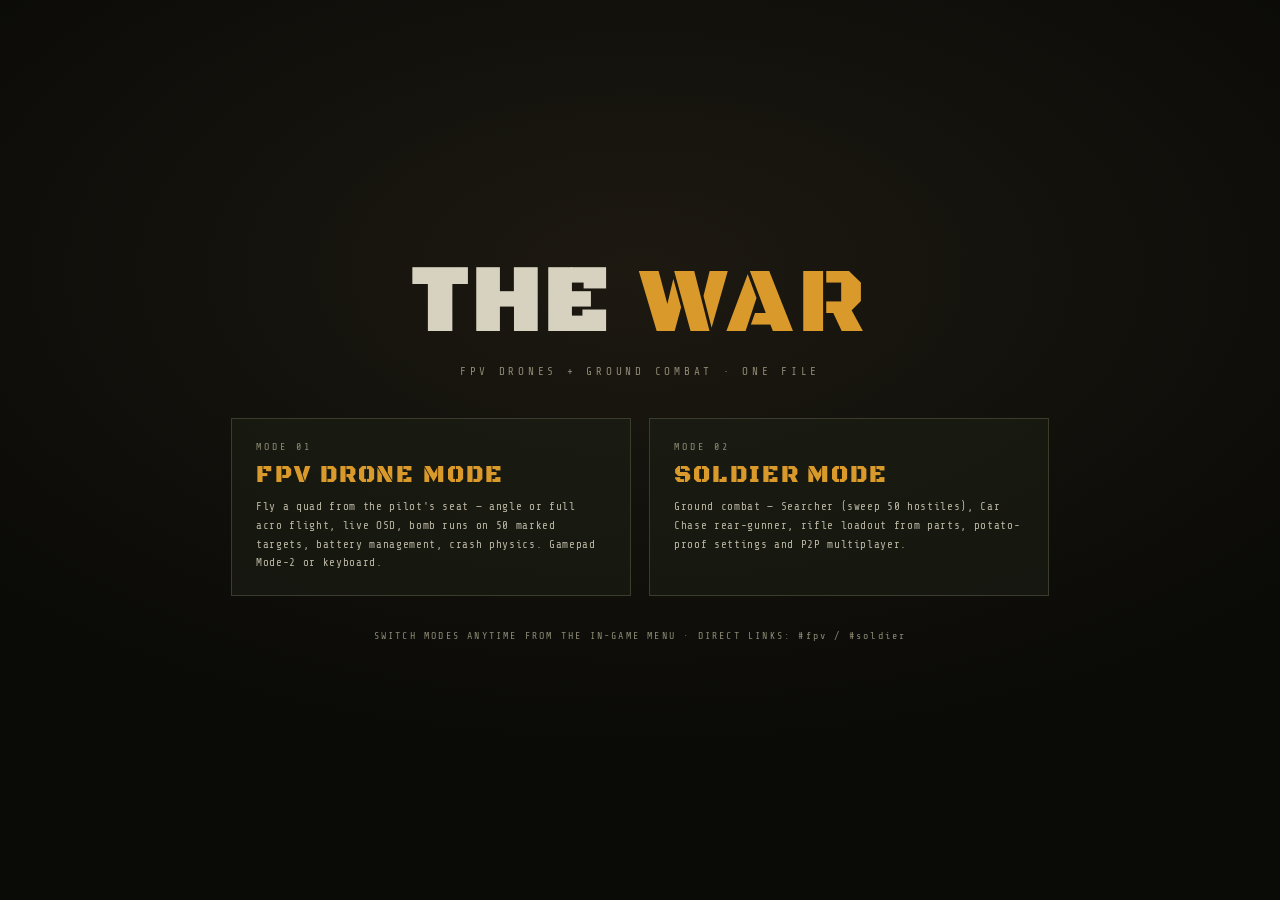
<file: index.htm>
<!DOCTYPE html>
<html lang="en">
<head>
<meta charset="UTF-8">
<meta name="viewport" content="width=device-width, initial-scale=1.0, viewport-fit=cover">
<title>THE WAR — FPV & GROUND COMBAT</title>
<meta name="theme-color" content="#14150f">
<link rel="preconnect" href="https://fonts.googleapis.com">
<link rel="preconnect" href="https://fonts.gstatic.com" crossorigin>
<link href="https://fonts.googleapis.com/css2?family=Black+Ops+One&family=Share+Tech+Mono&display=swap" rel="stylesheet" media="print" onload="this.media='all'">
<style>
*{margin:0;padding:0;box-sizing:border-box}
:root{
  --bg:#14150f; --panel:#1c1e15; --panel2:#22241a; --line:#3a3d2b;
  --ink:#d6d2bf; --dim:#8b8873; --amber:#d99a2b; --red:#b23c2e; --olive:#6b7042;
  --mono:'Share Tech Mono',monospace; --stencil:'Black Ops One',sans-serif;
}
html,body{height:100%;overflow:hidden;background:var(--bg);color:var(--ink);font-family:var(--mono)}
button{font-family:var(--mono);cursor:pointer}
#gl{position:fixed;inset:0;width:100%;height:100%;display:block}
.screen{position:fixed;inset:0;z-index:20;display:flex;flex-direction:column}
.hidden{display:none!important}
.overlay{background:rgba(15,16,10,.86)}
/* ---------- boot ---------- */
#boot{background:#101109;align-items:center;justify-content:center;z-index:60}
.bootbox{text-align:center}
.bootbox h1{font-family:var(--stencil);font-size:64px;letter-spacing:.06em;color:var(--ink)}
.bootbox h1 b{color:var(--amber);font-weight:400}
.bootbar{width:280px;height:3px;background:#2a2c1f;margin:26px auto 14px}
.bootbar i{display:block;height:100%;width:5%;background:var(--amber);transition:width .3s}
.bootbox p{font-size:11px;letter-spacing:.3em;color:var(--dim)}
/* ---------- mode gate ---------- */
#gate{position:fixed;inset:0;z-index:300;display:flex;align-items:center;justify-content:center;
  background:radial-gradient(ellipse 90% 70% at 50% 30%, rgba(30,26,18,.94) 0%, rgba(10,10,7,.99) 75%),#0d0e09}
.gate-box{text-align:center;max-width:900px;padding:20px}
.gate-box h1{font-family:var(--stencil);font-size:clamp(48px,9vw,92px);letter-spacing:.05em;line-height:1;color:var(--ink)}
.gate-box h1 b{color:var(--amber);font-weight:400}
.gate-sub{font-size:11px;letter-spacing:.34em;color:var(--dim);margin:14px 0 40px}
.gate-cards{display:flex;gap:18px;justify-content:center;flex-wrap:wrap}
.gate-cards button{flex:1;min-width:280px;max-width:400px;background:rgba(28,30,21,.6);border:1px solid var(--line);
  color:var(--ink);text-align:left;padding:22px 24px;display:flex;flex-direction:column;gap:8px;
  transition:border-color .15s,background .15s}
.gate-cards button:hover{border-color:var(--amber);background:rgba(217,154,43,.07)}
.g-idx{font-size:10px;letter-spacing:.3em;color:var(--dim)}
.g-name{font-family:var(--stencil);font-size:24px;letter-spacing:.08em;color:var(--amber)}
.g-desc{font-size:11px;line-height:1.7;color:#b9b5a2;letter-spacing:.06em}
.gate-note{margin-top:34px;font-size:10px;letter-spacing:.22em;color:var(--dim)}
/* ---------- main menu ---------- */
#main{justify-content:space-between}
.masthead{padding:40px 56px 0}
.masthead h1{font-family:var(--stencil);font-size:clamp(44px,7vw,80px);letter-spacing:.05em;line-height:1}
.masthead h1 b{color:var(--amber);font-weight:400}
.mastmeta{font-size:11px;letter-spacing:.28em;color:var(--dim);margin-top:10px;padding-bottom:18px;border-bottom:1px solid var(--line)}
.mastmeta em{font-style:normal;color:var(--amber)}
.menucols{flex:1;display:flex;gap:48px;padding:26px 56px;min-height:0}
.modenav{display:flex;flex-direction:column;gap:4px;width:400px}
.modenav button{text-align:left;background:none;border:none;border-left:3px solid transparent;
  padding:13px 18px;color:var(--ink);font-size:19px;letter-spacing:.14em;transition:all .15s}
.modenav button .idx{color:var(--dim);font-size:11px;width:30px;display:inline-block}
.modenav button em{display:block;font-style:normal;font-size:11px;letter-spacing:.2em;color:var(--dim);margin-top:4px}
.modenav button:hover{border-left-color:var(--amber);background:rgba(214,210,191,.05);padding-left:26px}
.briefing{flex:1;max-width:470px;border:1px solid var(--line);background:var(--panel);padding:26px 30px;display:flex;flex-direction:column}
.briefhead{font-size:10px;letter-spacing:.3em;color:var(--dim)}
.briefing h2{font-family:var(--stencil);font-size:26px;letter-spacing:.08em;margin:10px 0 0}
.briefing .rule{width:44px;height:3px;background:var(--amber);margin:12px 0 16px}
.briefing p{font-size:13px;line-height:1.75;color:#b9b5a2}
.ctrltable{margin-top:auto;border-top:1px solid var(--line);padding-top:14px;display:grid;grid-template-columns:1fr 1fr;gap:6px 18px;font-size:11px;color:var(--dim);letter-spacing:.08em}
.ctrltable span{color:var(--ink);background:rgba(255,255,255,.05);border:1px solid var(--line);padding:1px 6px;margin-right:8px}
.statusstrip{display:flex;gap:32px;padding:14px 56px;border-top:1px solid var(--line);font-size:11px;letter-spacing:.16em;color:var(--dim);flex-wrap:wrap}
.statusstrip .on{color:var(--amber)}
.subhead{display:flex;align-items:center;gap:22px;padding:34px 56px 20px;border-bottom:1px solid var(--line)}
.subhead h1{font-family:var(--stencil);font-size:34px;letter-spacing:.08em}
.backbtn{background:none;border:1px solid var(--line);color:var(--dim);font-size:12px;letter-spacing:.2em;padding:9px 16px}
.backbtn:hover{border-color:var(--amber);color:var(--amber)}
.subbody{flex:1;padding:30px 56px;overflow:auto}
/* ---------- loadout ---------- */
.loadcols{display:flex;gap:44px;max-width:1000px}
.partscol{flex:1.25}
.partrow{margin-bottom:22px}
.partrow h3{font-size:11px;letter-spacing:.28em;color:var(--dim);margin-bottom:9px}
.segb{display:flex;flex-wrap:wrap;gap:6px}
.segb button{background:none;border:1px solid var(--line);color:var(--ink);font-size:12px;letter-spacing:.12em;padding:7px 13px}
.segb button small{display:block;color:var(--dim);font-size:10px;margin-top:3px;letter-spacing:.04em}
.segb button.on{border-color:var(--amber);color:var(--amber);background:rgba(217,154,43,.07)}
.statcol{flex:1;border:1px solid var(--line);background:var(--panel);padding:24px 26px;align-self:flex-start}
.statcol h3{font-size:11px;letter-spacing:.28em;color:var(--amber);margin-bottom:18px}
.statbar{margin-bottom:14px}
.statbar span{display:flex;justify-content:space-between;font-size:10px;letter-spacing:.18em;color:var(--dim)}
.statbar span b{color:var(--ink);font-weight:400}
.statbar .tr{height:4px;background:#2a2c1f;margin-top:5px}
.statbar .tr i{display:block;height:100%;background:var(--olive)}
/* ---------- settings ---------- */
.setgrid{display:grid;grid-template-columns:repeat(auto-fit,minmax(320px,1fr));gap:40px;max-width:1100px}
.setgroup h3{font-size:11px;letter-spacing:.3em;color:var(--amber);border-bottom:1px solid var(--line);padding-bottom:9px;margin-bottom:14px}
.field{display:block;margin:13px 0}
.field>span{display:flex;justify-content:space-between;font-size:11px;letter-spacing:.16em;color:var(--dim)}
.field>span b{color:var(--amber);font-weight:400}
.field input[type=range]{width:100%;accent-color:var(--amber);margin-top:6px}
.check{display:flex;align-items:center;gap:10px;margin:13px 0;font-size:11px;letter-spacing:.16em;color:var(--dim);cursor:pointer}
.check input{accent-color:var(--amber);width:15px;height:15px}
.textin{background:#0e0f0a;border:1px solid var(--line);color:var(--ink);font-family:var(--mono);font-size:13px;letter-spacing:.14em;padding:9px 12px;width:100%}
.textin:focus{outline:none;border-color:var(--amber)}
#stickviz{border:1px solid var(--line);background:#0e0f0a;display:block;margin-top:8px}
#customtag{font-size:10px;letter-spacing:.24em;color:var(--red);margin-left:12px}
/* ---------- multiplayer ---------- */
.mpcols{display:flex;gap:44px;max-width:1000px}
.mpcol{flex:1}
.mpcol h3{font-size:11px;letter-spacing:.28em;color:var(--dim);margin-bottom:12px}
.btn{background:none;border:1px solid var(--amber);color:var(--amber);font-size:13px;letter-spacing:.22em;padding:11px 22px}
.btn:hover{background:var(--amber);color:#14150f}
.btn.sec{border-color:var(--line);color:var(--ink)}
.btn.sec:hover{background:rgba(214,210,191,.08);color:var(--ink)}
#mp-code{font-size:22px;letter-spacing:.5em;text-transform:uppercase;text-align:center;margin-top:10px}
#mp-note{font-size:11px;color:var(--dim);letter-spacing:.08em;line-height:1.7;margin-top:16px;max-width:360px}
#lobby{border:1px solid var(--line);background:var(--panel);padding:22px 26px;flex:1}
#lobby h3{font-size:11px;letter-spacing:.28em;color:var(--amber);margin-bottom:6px}
#mp-roomcode{font-family:var(--stencil);font-size:38px;color:var(--amber);letter-spacing:.2em;margin:6px 0 14px}
#mp-roster{font-size:13px;letter-spacing:.12em}
#mp-roster div{padding:6px 0;border-bottom:1px solid #26281c;color:var(--ink)}
#mp-roster div i{font-style:normal;color:var(--dim);font-size:10px;letter-spacing:.2em;float:right}
#mp-status{font-size:11px;color:var(--dim);letter-spacing:.14em;margin-top:12px;min-height:16px}
#mp-mode{margin:16px 0}
/* ---------- pause / end ---------- */
.centercol{flex:1;display:flex;flex-direction:column;align-items:center;justify-content:center;gap:14px}
.centercol h1{font-family:var(--stencil);font-size:46px;letter-spacing:.1em}
.centercol .sub{font-size:12px;letter-spacing:.3em;color:var(--amber)}
.btnrow{display:flex;gap:14px;margin-top:20px}
#endstats{margin-top:22px;min-width:340px}
#endstats div{display:flex;justify-content:space-between;font-size:13px;letter-spacing:.14em;padding:8px 2px;border-bottom:1px solid #26281c}
#endstats div span:last-child{color:var(--amber)}
/* ---------- soldier HUD ---------- */
#hud{position:fixed;inset:0;z-index:10;pointer-events:none;font-family:var(--mono);color:#e6e2cf}
#compass{position:absolute;top:14px;left:50%;transform:translateX(-50%)}
#objective{position:absolute;top:62px;left:50%;transform:translateX(-50%);font-size:13px;letter-spacing:.28em;color:var(--amber)}
#radar{position:absolute;top:14px;right:18px;border:1px solid rgba(230,226,207,.28);border-radius:50%}
#killfeed{position:absolute;top:18px;left:18px;font-size:11px;letter-spacing:.1em;color:#cfcbb8}
#killfeed div{margin:3px 0;transition:opacity 1s}
#crosshair{position:absolute;left:50%;top:50%;--gap:10px}
#crosshair i{position:absolute;background:#e6e2cf;box-shadow:0 0 2px rgba(0,0,0,.7)}
#crosshair .t{width:2px;height:9px;left:-1px;top:calc(-1 * var(--gap) - 9px)}
#crosshair .b{width:2px;height:9px;left:-1px;top:var(--gap)}
#crosshair .l{width:9px;height:2px;top:-1px;left:calc(-1 * var(--gap) - 9px)}
#crosshair .r{width:9px;height:2px;top:-1px;left:var(--gap)}
#crosshair .c{width:2px;height:2px;left:-1px;top:-1px}
#hitmarker{position:absolute;left:50%;top:50%;opacity:0;transition:opacity .2s}
#hitmarker i{position:absolute;width:2px;height:8px;background:#e6e2cf}
#hitmarker i:nth-child(1){transform:translate(-8px,-12px) rotate(-45deg)}
#hitmarker i:nth-child(2){transform:translate(6px,-12px) rotate(45deg)}
#hitmarker i:nth-child(3){transform:translate(-8px,4px) rotate(45deg)}
#hitmarker i:nth-child(4){transform:translate(6px,4px) rotate(-45deg)}
#hitmarker.show{opacity:1;transition:none}
#hitmarker.kill i{background:var(--red)}
#hpbox{position:absolute;left:22px;bottom:22px}
#hpbox .lab{font-size:10px;letter-spacing:.3em;color:var(--dim)}
#hpbar{width:190px;height:5px;border:1px solid rgba(230,226,207,.35);margin-top:5px}
#hpbar i{display:block;height:100%;width:100%;background:#cfccb9}
#hpbar.low i{background:var(--red)}
#hpnum{font-size:13px;letter-spacing:.14em;margin-top:4px;color:#cfccb9}
#ammobox{position:absolute;right:22px;bottom:22px;text-align:right}
#ammobox .lab{font-size:10px;letter-spacing:.3em;color:var(--dim)}
#ammomag{font-size:38px;letter-spacing:.06em;line-height:1.1}
#ammores{font-size:14px;color:var(--dim);letter-spacing:.14em}
#reloadhint{font-size:11px;letter-spacing:.3em;color:var(--amber);visibility:hidden;animation:blink 1s steps(2) infinite}
#heatwrap{position:absolute;right:22px;bottom:22px;text-align:right}
#heatwrap .lab{font-size:10px;letter-spacing:.3em;color:var(--dim)}
#heatbar{width:190px;height:6px;border:1px solid rgba(230,226,207,.35);margin:5px 0 4px}
#heatbar i{display:block;height:100%;width:0;background:var(--amber)}
#chasemeta{position:absolute;left:22px;bottom:22px;font-size:12px;letter-spacing:.2em;color:#cfccb9;line-height:1.9}
#vign{position:absolute;inset:0;box-shadow:inset 0 0 140px 40px rgba(160,30,18,.85);opacity:0}
#banner{position:absolute;top:24%;width:100%;text-align:center;opacity:0;transition:opacity .5s}
#banner .bt{font-family:var(--stencil);font-size:34px;letter-spacing:.3em;color:var(--ink)}
#banner .bs{font-size:12px;letter-spacing:.34em;color:var(--amber);margin-top:8px}
#toasts{position:absolute;bottom:88px;width:100%;display:flex;flex-direction:column;align-items:center;gap:6px}
#toasts div{background:rgba(20,21,15,.9);border:1px solid var(--line);padding:8px 18px;font-size:12px;letter-spacing:.14em;transition:opacity .6s}
#prompt{position:absolute;top:58%;width:100%;text-align:center;font-size:13px;letter-spacing:.34em;color:var(--amber);animation:blink 1.4s steps(2) infinite;pointer-events:none}
#downoverlay{position:absolute;top:40%;width:100%;text-align:center;font-family:var(--stencil);font-size:26px;letter-spacing:.2em;color:var(--red)}
#nettag{position:absolute;bottom:22px;left:50%;transform:translateX(-50%);font-size:10px;letter-spacing:.24em;color:var(--dim)}
#scopeovl{position:absolute;left:50%;top:50%;width:64vmin;height:64vmin;transform:translate(-50%,-50%);border-radius:50%;box-shadow:0 0 0 200vmax rgba(8,8,6,.96);display:none}
#scopeovl::before,#scopeovl::after{content:'';position:absolute;background:rgba(230,226,207,.55)}
#scopeovl::before{left:50%;top:6%;bottom:6%;width:1px}
#scopeovl::after{top:50%;left:6%;right:6%;height:1px}
@keyframes blink{50%{opacity:.25}}
/* ---------- FPV MODE ---------- */
#fpvwrap{position:fixed;inset:0;z-index:40;display:none;background:#14150f}
#fpvwrap.on{display:block}
#fpvgl,#fpvosd{position:absolute;inset:0;width:100%;height:100%}
#fpvosd{pointer-events:none}
.fpv-ov{position:absolute;inset:0;display:none;align-items:center;justify-content:center;background:rgba(15,16,10,.85)}
.fpv-ov.on{display:flex}
.fpv-box{background:#1c1e15;border:1px solid #3a3d2b;padding:30px 38px;min-width:320px;max-width:460px;font-family:'Share Tech Mono',monospace;color:#d6d2bf;text-align:center}
.fpv-box h2{font-size:22px;letter-spacing:.25em;color:#d9a52b;margin-bottom:18px}
.fpv-sub{font-size:11px;letter-spacing:.2em;color:#8b8873;margin:-10px 0 16px}
.fpv-col{display:flex;flex-direction:column;gap:10px;margin-top:8px}
.fpv-btn{background:none;border:1px solid #d9a52b;color:#d9a52b;font-family:inherit;font-size:13px;letter-spacing:.2em;padding:10px 18px;cursor:pointer}
.fpv-btn:hover{background:#d9a52b;color:#14150f}
.fpv-btn.sec{border-color:#3a3d2b;color:#d6d2bf}
.fpv-btn.sec:hover{background:rgba(214,210,191,.1);color:#d6d2bf}
.fpv-row{display:flex;justify-content:space-between;align-items:center;gap:14px;margin:12px 0;font-size:11px;letter-spacing:.15em;color:#8b8873}
.fpv-row input[type=range]{accent-color:#d9a52b;width:150px}
.fpv-row b{color:#d9a52b}
.fpv-row label{cursor:pointer;display:flex;gap:8px;align-items:center}
.fpv-row input[type=checkbox]{accent-color:#d9a52b}
.fpv-seg{display:flex;gap:6px}
.fpv-seg button{background:none;border:1px solid #3a3d2b;color:#d6d2bf;font-family:inherit;font-size:11px;letter-spacing:.1em;padding:5px 10px;cursor:pointer}
.fpv-seg button.on{border-color:#d9a52b;color:#d9a52b}
.fpv-hint{margin-top:16px;font-size:9px;letter-spacing:.14em;color:#8b8873;line-height:1.9}
#fpv-stats{text-align:left;margin:6px 0 14px}
#fpv-stats div{display:flex;justify-content:space-between;font-size:12px;letter-spacing:.12em;padding:6px 2px;border-bottom:1px solid #26281c}
#fpv-stats div span:last-child{color:#d9a52b}
</style>
</head>
<body>
<canvas id="gl"></canvas>
<noscript><div style="position:fixed;inset:0;background:#101109;color:#d99a2b;display:flex;align-items:center;justify-content:center;font-family:monospace;letter-spacing:.2em">ENABLE JAVASCRIPT TO RUN THE WAR</div></noscript>

<!-- ============ BOOT ============ -->
<div id="boot" class="screen">
  <div class="bootbox">
    <h1>THE <b>WAR</b></h1>
    <div class="bootbar"><i id="bootfill"></i></div>
    <p id="bootmsg">INITIALIZING COMBAT SYSTEMS</p>
  </div>
</div>

<!-- ============ MODE GATE ============ -->
<div id="gate">
  <div class="gate-box">
    <h1>THE <b>WAR</b></h1>
    <div class="gate-sub">FPV DRONES + GROUND COMBAT · ONE FILE</div>
    <div class="gate-cards">
      <button id="gateFpv">
        <span class="g-idx">MODE 01</span>
        <span class="g-name">FPV DRONE MODE</span>
        <span class="g-desc">Fly a quad from the pilot's seat — angle or full acro flight, live OSD, bomb runs on 50 marked targets, battery management, crash physics. Gamepad Mode-2 or keyboard.</span>
      </button>
      <button id="gateSoldier">
        <span class="g-idx">MODE 02</span>
        <span class="g-name">SOLDIER MODE</span>
        <span class="g-desc">Ground combat — Searcher (sweep 50 hostiles), Car Chase rear-gunner, rifle loadout from parts, potato-proof settings and P2P multiplayer.</span>
      </button>
    </div>
    <div class="gate-note">SWITCH MODES ANYTIME FROM THE IN-GAME MENU · DIRECT LINKS: #fpv / #soldier</div>
  </div>
</div>

<!-- watchdog: never a silent hang -->
<script>
setTimeout(function(){
  if(!window.__THEWAR_LOADED__){
    var g=document.getElementById('gate');
    if(g){
      g.innerHTML='<div style="color:#b23c2e;font-family:monospace;letter-spacing:.15em;font-size:14px;text-align:center">SCRIPT FAILED TO LOAD — PRESS F12 FOR DETAILS</div>';
    }else{
      var m=document.getElementById('bootmsg');
      if(m){m.textContent='STILL LOADING — SLOW OR BLOCKED CDN, TRYING MIRRORS…';m.style.color='#d99a2b'}
    }
  }
},15000);
</script>

<script type="module">
window.__THEWAR_LOADED__=true;
/* ============ SHARED CORE ============ */
const $=s=>document.querySelector(s), $$=s=>[...document.querySelectorAll(s)];
const clamp=(v,a,b)=>v<a?a:v>b?b:v, lerp=(a,b,t)=>a+(b-a)*t;
const D2R=Math.PI/180;
function mulberry32(a){return function(){a|=0;a=a+0x6D2B79F5|0;let t=Math.imul(a^a>>>15,1|a);t=t+Math.imul(t^t>>>7,61|t)^t;return((t^t>>>14)>>>0)/4294967296}}
function genCode(){const c='ABCDEFGHJKMNPQRSTUVWXYZ23456789';let s='';for(let i=0;i<4;i++)s+=c[Math.random()*c.length|0];return s}
function bootStep(pct,msg){const f=$('#bootfill'),m=$('#bootmsg');if(f)f.style.width=pct+'%';if(msg&&m)m.textContent=msg}
function bootFail(msg){
  if(window.__THEWAR_STATE__)return;
  window.__THEWAR_STATE__='fail';
  const g=document.getElementById('gate');if(g)g.remove();
  bootStep(100,'');
  const f=$('#bootfill');if(f)f.style.background='#b23c2e';
  const m=$('#bootmsg');
  if(m){m.textContent=msg;m.style.color='#b23c2e';m.style.letterSpacing='.12em'}
  const host=document.querySelector('.bootbox')||document.body;
  const b=document.createElement('button');
  b.className='btn';b.textContent='RETRY';b.style.marginTop='20px';
  b.onclick=()=>location.reload();
  host.appendChild(b);
}
addEventListener('error',e=>{if(!window.__THEWAR_STATE__)bootFail('ERROR: '+(e.message||'unknown'))});
addEventListener('unhandledrejection',e=>{if(!window.__THEWAR_STATE__)bootFail('ERROR: '+((e.reason&&e.reason.message)||'rejected promise'))});
function withTimeout(p,ms,label){
  return Promise.race([p,new Promise((_,rej)=>setTimeout(()=>rej(new Error('timeout '+label)),ms))]);
}
/* shared three.js loader — mirror chain, cached, works offline with a local three.module.js */
let THREE=null,threeLoading=null;
const THREE_URLS=[
  './three.module.js',
  'https://cdn.jsdelivr.net/npm/three@0.160.1/build/three.module.js',
  'https://unpkg.com/three@0.160.1/build/three.module.js',
  'https://esm.sh/three@0.160.1',
  'https://cdn.skypack.dev/three@0.160.1'
];
function loadThree(onStep){
  if(threeLoading)return threeLoading;
  threeLoading=(async()=>{
    for(let i=0;i<THREE_URLS.length;i++){
      const url=THREE_URLS[i];
      let host=url;try{host=new URL(url,location.href).hostname}catch(e){}
      if(onStep)onStep(8+i*14,'LOADING 3D ENGINE · '+host.toUpperCase());
      try{
        const mod=await withTimeout(import(url),9000,host);
        if(mod&&mod.WebGLRenderer&&mod.Scene&&mod.PCFShadowMap){THREE=mod;return mod}
        console.warn('[THE WAR] bad module from',host);
      }catch(e){console.warn('[THE WAR] CDN failed:',host,e.message||e)}
    }
    return null;
  })();
  return threeLoading;
}

/* ============ MODE GATE ============ */
let picked=false;
const gate=$('#gate');
function pickFPV(){if(picked)return;picked=true;if(gate)gate.remove();startFPV().catch(e=>{console.error(e);bootFail('FPV START ERROR: '+((e&&e.message)||e))})}
function pickSoldier(){if(picked)return;picked=true;if(gate)gate.remove();startSoldier().catch(e=>{console.error(e);bootFail('STARTUP ERROR: '+((e&&e.message)||e))})}
 $('#gateFpv').addEventListener('click',pickFPV);
 $('#gateSoldier').addEventListener('click',pickSoldier);
if(location.hash==='#fpv'){history.replaceState(null,'',location.pathname+location.search);pickFPV()}
else if(location.hash==='#soldier'){history.replaceState(null,'',location.pathname+location.search);pickSoldier()}

/* =========================================================
   MODE 01 — FPV DRONE
   ========================================================= */
async function startFPV(){
  bootStep(6,'STARTING FPV SYSTEMS');
  /* shared settings (soldier settings feed stick tuning + potato quality) */
  let TW={};try{TW=JSON.parse(localStorage.getItem('thewar2')||'{}')}catch(e){}
  const P={mode:'angle',rates:'mid',tilt:25,invertYaw:false};
  try{Object.assign(P,JSON.parse(localStorage.getItem('thewar-fpv')||'{}'))}catch(e){}
  const saveP=()=>{try{localStorage.setItem('thewar-fpv',JSON.stringify(P))}catch(e){}};
  const RATES={low:{p:160,r:160,y:120},mid:{p:260,r:260,y:180},high:{p:420,r:420,y:260}};
  const MAXANG=.56;
  const mapAxis=v=>{
    const dz=(TW.deadzone??12)/100,rg=(TW.stickRange??100)/100,a=Math.abs(v);
    if(a<=dz)return 0;
    let e=clamp((a-dz)/(rg-dz),0,1);e=Math.pow(e,(TW.response??150)/100);
    return Math.sign(v)*e;
  };
  /* ---------- audio ---------- */
  let AC=null,MG=null,osc1,osc2,mGain,windGain,noiseBuf;
  function ensureAudio(){
    if(AC)return;
    try{
      AC=new (window.AudioContext||window.webkitAudioContext)();
      MG=AC.createGain();MG.gain.value=.8;MG.connect(AC.destination);
      noiseBuf=AC.createBuffer(1,AC.sampleRate,AC.sampleRate);
      const d=noiseBuf.getChannelData(0);for(let i=0;i<d.length;i++)d[i]=Math.random()*2-1;
      osc1=AC.createOscillator();osc1.type='sawtooth';
      osc2=AC.createOscillator();osc2.type='sawtooth';osc2.detune.value=9;
      mGain=AC.createGain();mGain.gain.value=0;
      osc1.connect(mGain);osc2.connect(mGain);mGain.connect(MG);osc1.start();osc2.start();
      const ws=AC.createBufferSource();ws.buffer=noiseBuf;ws.loop=true;
      const wf=AC.createBiquadFilter();wf.type='lowpass';wf.frequency.value=500;
      windGain=AC.createGain();windGain.gain.value=0;
      ws.connect(wf);wf.connect(windGain);windGain.connect(MG);ws.start();
    }catch(e){AC=null}
  }
  function boomSnd(){if(!AC)return;const s=AC.createBufferSource();s.buffer=noiseBuf;
    const f=AC.createBiquadFilter();f.type='lowpass';f.frequency.value=300;
    const g=AC.createGain();g.gain.setValueAtTime(.7,AC.currentTime);
    g.gain.exponentialRampToValueAtTime(.001,AC.currentTime+.9);
    s.connect(f);f.connect(g);g.connect(MG);s.start();s.stop(AC.currentTime+1)}
  function whistleSnd(){if(!AC)return;const o=AC.createOscillator(),g=AC.createGain();
    o.type='sine';o.frequency.setValueAtTime(1300,AC.currentTime);
    o.frequency.exponentialRampToValueAtTime(320,AC.currentTime+.8);
    g.gain.setValueAtTime(.1,AC.currentTime);g.gain.exponentialRampToValueAtTime(.001,AC.currentTime+.8);
    o.connect(g);g.connect(MG);o.start();o.stop(AC.currentTime+.85)}
  function beep(f){if(!AC)return;const o=AC.createOscillator(),g=AC.createGain();
    o.type='square';o.frequency.value=f;g.gain.setValueAtTime(.07,AC.currentTime);
    g.gain.exponentialRampToValueAtTime(.001,AC.currentTime+.09);
    o.connect(g);g.connect(MG);o.start();o.stop(AC.currentTime+.1)}
  /* ---------- state ---------- */
  let flying=false,paused=false,ended=false,dead=false,arm=false;
  let gameType='bomber';
  let thr=0,thrT=0,yaw=0,time=0,batt=100,battDead=false;
  let kills=0,bombsDropped=0,topSpd=0,shake=0,dropCd=0,wantDrop=false,groundedT=0;
  let raf=0,rafRunning=false,last=0;
  let renderer=null,scene=null,camera=null,droneG=null,sun=null,worldGroup=null;
  let solids=[],targets=[],bombs=[],fx=[],props=[];
  let rawYaw=0,rawPitch=0,rawRoll=0,padOn=false,padPrev=[];
  const ctl={p:0,r:0,y:0},keys={};
  const osdMsgs=[];
  const V=(x,y,z)=>new THREE.Vector3(x,y,z);
  let q,tq,dq,tmpV,tmpV2,tmpE,tmpQ,UP,out;
  let boxGeo,cylGeo,sphGeo,planeGeo,softTex;
  let matDark,matWreck,matHull,matBand,matTrunk,matLeaf,matWall,matRoof,matWheel;
  let GROUND_TEX=null;
  const pos=V(0,1,500),vel=V(0,0,0);
  let osdW=0,osdH=0;
  function osdMsg(t){osdMsgs.unshift({t,life:3.5});if(osdMsgs.length>4)osdMsgs.pop()}
  /* ---------- engine ---------- */
  function ensureEngine(){
    if(renderer)return;
    renderer=new THREE.WebGLRenderer({canvas:$('#fpvgl'),antialias:true});
    renderer.setPixelRatio(clamp(((TW.renderScale??.85)*Math.min(devicePixelRatio,2)),.35,2));
    renderer.shadowMap.enabled=true;renderer.shadowMap.type=THREE.PCFShadowMap;
    scene=new THREE.Scene();
    scene.background=new THREE.Color(0x7a5a34);
    scene.fog=new THREE.Fog(0x8a6a3d,60,Math.max(240,(TW.viewDist??280)*1.8));
    camera=new THREE.PerspectiveCamera(95,1,.05,900);camera.rotation.order='YXZ';
    sun=new THREE.DirectionalLight(0xffb868,1.1);
    sun.position.set(-120,160,-80);sun.castShadow=true;
    sun.shadow.mapSize.set(1024,1024);
    const sc=sun.shadow.camera;sc.left=-70;sc.right=70;sc.top=70;sc.bottom=-70;sc.far=500;
    sun.shadow.bias=-.0004;
    scene.add(sun);scene.add(sun.target);
    scene.add(new THREE.HemisphereLight(0x6a6472,0x2a2620,.6));
    q=new THREE.Quaternion();tq=new THREE.Quaternion();dq=new THREE.Quaternion();
    tmpV=V();tmpV2=V();tmpE=new THREE.Euler();tmpQ=new THREE.Quaternion();
    UP=V(0,1,0);out={x:0,y:0};
    boxGeo=new THREE.BoxGeometry(1,1,1);cylGeo=new THREE.CylinderGeometry(.5,.5,1,8);
    sphGeo=new THREE.SphereGeometry(1,10,8);planeGeo=new THREE.PlaneGeometry(1,1);
    const lam=c=>new THREE.MeshLambertMaterial({color:c});
    matDark=lam(0x1c1c1a);matWreck=lam(0x1f1e1a);matHull=lam(0x4a4f52);
    matBand=lam(0x9c3b2c);matTrunk=lam(0xcfc7b2);
    matLeaf=lam(0x3a4226);matLeaf.flatShading=true;
    matWall=lam(0x4a4438);matRoof=lam(0x33302a);matWheel=lam(0x1a1a18);
    softTex=(()=>{const c=document.createElement('canvas');c.width=c.height=64;
      const x=c.getContext('2d');const g=x.createRadialGradient(32,32,2,32,32,30);
      g.addColorStop(0,'rgba(255,255,255,1)');g.addColorStop(1,'rgba(255,255,255,0)');
      x.fillStyle=g;x.fillRect(0,0,64,64);return new THREE.CanvasTexture(c)})();
    buildDrone();
    scene.add(droneG);
  }
  function buildDrone(){
    droneG=new THREE.Group();
    const bx=(mat,sx,sy,sz,x,y,z)=>{const m=new THREE.Mesh(boxGeo,mat);
      m.scale.set(sx,sy,sz);m.position.set(x,y,z);m.castShadow=true;droneG.add(m);return m};
    bx(matDark,.10,.035,.16,0,.01,0);
    const a1=bx(matDark,.46,.022,.03,0,.015,0);a1.rotation.y=Math.PI/4;
    const a2=bx(matDark,.46,.022,.03,0,.015,0);a2.rotation.y=-Math.PI/4;
    props=[];
    [[.17,.17],[-.17,.17],[.17,-.17],[-.17,-.17]].forEach(([px,pz],i)=>{
      const mo=new THREE.Mesh(cylGeo,matDark);mo.scale.set(.056,.05,.056);
      mo.position.set(px,.03,pz);droneG.add(mo);
      const pr=new THREE.Mesh(cylGeo,new THREE.MeshBasicMaterial({color:0x8a8a86,transparent:true,opacity:.4,depthWrite:false}));
      pr.scale.set(.14,.008,.14);pr.position.set(px,.065,pz);
      pr.userData.d=i%2?1:-1;droneG.add(pr);props.push(pr);
    });
    bx(matDark,.05,.05,.06,0,.02,.10);
    camera.position.set(0,.04,.12);
    camera.rotation.x=P.tilt*D2R;
    droneG.add(camera);
  }
  function groundTexture(){
    const c=document.createElement('canvas');c.width=c.height=256;
    const x=c.getContext('2d');
    x.fillStyle='#42452c';x.fillRect(0,0,256,256);
    const pal=['#3a3d24','#4b4e31','#37341f','#514a30','#2f3220'];
    for(let i=0;i<3200;i++){x.fillStyle=pal[Math.random()*pal.length|0];
      x.globalAlpha=.14+Math.random()*.3;
      x.fillRect(Math.random()*256,Math.random()*256,1+Math.random()*2.6,1+Math.random()*2.6)}
    x.globalAlpha=1;
    const t=new THREE.CanvasTexture(c);
    t.wrapS=t.wrapT=THREE.RepeatWrapping;t.repeat.set(60,60);
    return t;
  }
  function makeVehicle(rng,type){
    const g=new THREE.Group();
    const bx=(mat,sx,sy,sz,x,y,z)=>{const m=new THREE.Mesh(boxGeo,mat);
      m.scale.set(sx,sy,sz);m.position.set(x,y,z);m.castShadow=true;g.add(m);return m};
    if(type==='tank'){
      bx(matHull,2.6,.9,4.6,0,.85,0);
      bx(matWheel,.7,.7,4.8,-1.35,.45,0);bx(matWheel,.7,.7,4.8,1.35,.45,0);
      bx(matHull,1.7,.65,2.2,0,1.6,-.4);
      const bar=new THREE.Mesh(cylGeo,matWheel);bar.scale.set(.18,2.8,.18);
      bar.rotation.x=Math.PI/2;bar.position.set(0,1.7,-1.9);g.add(bar);
      bx(matBand,1.3,.14,1.3,0,2.05,0);
    }else{
      bx(matHull,2,1,4.4,0,1.0,0);
      bx(matWheel,1.8,.9,1.6,0,1.8,-.7);
      for(const [wx,wz] of [[-1.05,1.5],[1.05,1.5],[-1.05,-1.5],[1.05,-1.5]]){
        const w=new THREE.Mesh(cylGeo,matWheel);w.scale.set(.65,.3,.65);
        w.rotation.z=Math.PI/2;w.position.set(wx,.35,wz);g.add(w);
      }
      bx(matBand,1.3,.14,1.3,0,2.4,0);
    }
    return g;
  }
  function buildWorld(sd){
    if(worldGroup)scene.remove(worldGroup);
    for(const f of fx)scene.remove(f.m);fx=[];
    for(const b of bombs)scene.remove(b.m);bombs=[];
    worldGroup=new THREE.Group();scene.add(worldGroup);
    solids=[];targets=[];
    const rng=mulberry32(sd);
    if(!GROUND_TEX)GROUND_TEX=groundTexture();
    const ground=new THREE.Mesh(new THREE.PlaneGeometry(1400,1400),
      new THREE.MeshLambertMaterial({map:GROUND_TEX}));
    ground.rotation.x=-Math.PI/2;ground.receiveShadow=true;worldGroup.add(ground);
    const dens=clamp((TW.viewDist??280)/300,.5,1.2);
    for(let i=0;i<Math.round(30*dens);i++){
      const x=(rng()*2-1)*540,z=(rng()*2-1)*380;
      const w=7+rng()*8,h=6+rng()*10,d=7+rng()*8;
      const b=new THREE.Mesh(boxGeo,rng()<.5?matWall:matRoof);
      b.scale.set(w,h,d);b.position.set(x,h/2,z);b.castShadow=true;worldGroup.add(b);
      solids.push({minx:x-w/2,maxx:x+w/2,miny:0,maxy:h,minz:z-d/2,maxz:z+d/2});
    }
    for(let c=0;c<10;c++){
      const R=130+rng()*290,a=rng()*Math.PI*2;
      const cx=Math.sin(a)*R,cz=Math.cos(a)*R;
      for(let k=0;k<5;k++){
        const px=cx+(rng()-.5)*18,pz=cz+(rng()-.5)*18;
        const g=makeVehicle(rng,rng()<.4?'tank':'tech');
        g.position.set(px,0,pz);g.rotation.y=rng()*6.28;
        worldGroup.add(g);
        targets.push({g,pos:V(px,0,pz),dead:false});
        solids.push({minx:px-1.9,maxx:px+1.9,miny:0,maxy:2.6,minz:pz-2.6,maxz:pz+2.6});
      }
    }
    for(let i=0;i<Math.round(40*dens);i++){
      const x=(rng()*2-1)*540,z=(rng()*2-1)*480,h=4+rng()*4;
      const tr=new THREE.Mesh(cylGeo,matTrunk);tr.scale.set(.3,h,.3);
      tr.position.set(x,h/2,z);worldGroup.add(tr);
      const l=new THREE.Mesh(new THREE.IcosahedronGeometry(1,0),matLeaf);
      l.scale.setScalar(1.4+rng());
      l.position.set(x,h,z);worldGroup.add(l);
    }
  }
  /* ---------- bombs / explosions ---------- */
  function dropBomb(){
    const m=new THREE.Mesh(cylGeo,matDark);m.scale.set(.09,.32,.09);
    scene.add(m);
    const p=pos.clone();p.y-=.18;
    bombs.push({m,pos:p,vel:vel.clone(),age:0});
    bombsDropped++;whistleSnd();
  }
  function updateBombs(dt){
    for(let i=bombs.length-1;i>=0;i--){
      const b=bombs[i];
      b.age+=dt;b.vel.y-=9.81*dt;b.pos.addScaledVector(b.vel,dt);
      b.m.position.copy(b.pos);
      tmpV.copy(b.vel).normalize();
      b.m.quaternion.setFromUnitVectors(UP,tmpV);
      let hit=b.pos.y<=.12||b.age>9;
      if(!hit)for(const s of solids)
        if(b.pos.x>s.minx&&b.pos.x<s.maxx&&b.pos.y>s.miny&&b.pos.y<s.maxy&&b.pos.z>s.minz&&b.pos.z<s.maxz){hit=true;break}
      if(!hit&&gameType==='bomber')for(const t of targets)
        if(!t.dead&&t.pos.distanceTo(b.pos)<1.6){hit=true;break}
      if(hit){scene.remove(b.m);bombs.splice(i,1);explode(b.pos.clone(),8.5,true)}
    }
  }
  function explode(p,r,kill){
    boomSnd();
    shake=Math.min(1,shake+.25+clamp(1-p.distanceTo(pos)/25,0,1));
    const fl=new THREE.Mesh(sphGeo,new THREE.MeshBasicMaterial({color:0xffca7a,transparent:true,opacity:.95,fog:false}));
    fl.position.copy(p);fl.position.y+=.8;scene.add(fl);
    fx.push({m:fl,t:.25,sz:Math.max(.8,r/6),type:'flash'});
    for(let i=0;i<10;i++){
      const m=new THREE.Mesh(boxGeo,matWreck);
      m.scale.set(.3+Math.random()*.4,.25,.3);
      m.position.set(p.x,p.y+.6,p.z);scene.add(m);
      fx.push({m,t:1+Math.random()*.5,type:'debris',
        v:V((Math.random()-.5)*10,5+Math.random()*7,(Math.random()-.5)*10)});
    }
    for(let i=0;i<3;i++){
      const m=new THREE.Mesh(planeGeo,new THREE.MeshBasicMaterial({map:softTex,color:0x2a2620,transparent:true,opacity:.5,depthWrite:false}));
      m.position.copy(p);m.position.y+=1+i;scene.add(m);
      fx.push({m,t:1.2,sz:2.5+i,type:'smoke'});
    }
    if(kill&&gameType==='bomber')for(const t of targets)
      if(!t.dead&&t.pos.distanceTo(p)<r)destroyTarget(t);
    const d=p.distanceTo(pos);
    if(d<16&&d>.01){
      tmpV.copy(pos).sub(p).normalize();
      vel.addScaledVector(tmpV,(16-d)*.9);
      if(d<5.5)crash('CAUGHT IN OWN BLAST');
    }
  }
  function destroyTarget(t){
    t.dead=true;kills++;
    t.g.traverse(o=>{if(o.isMesh)o.material=matWreck});
    t.g.rotation.z=(Math.random()-.5)*.5;t.g.rotation.x=(Math.random()-.5)*.25;
    osdMsg('TARGET DESTROYED — '+kills+'/50');beep(1600);
    if(kills>=50&&!ended){ended=true;showEnd(true,'ALL TARGETS ELIMINATED','50 / 50 destroyed from the air.')}
  }
  function crash(reason){
    if(dead||ended)return;
    dead=true;arm=false;
    explode(pos.clone(),2,false);
    ended=true;
    setTimeout(()=>showEnd(false,'DRONE DOWN',reason),900);
  }
  function updateFX(dt){
    camera.getWorldQuaternion(tmpQ);
    for(let i=fx.length-1;i>=0;i--){
      const f=fx[i];f.t-=dt;
      if(f.type==='flash'){const k=1-f.t/.25;
        f.m.scale.setScalar(f.sz*(.5+k*4));f.m.material.opacity=.95*(1-k)}
      else if(f.type==='debris'){f.v.y-=12*dt;
        f.m.position.addScaledVector(f.v,dt);f.m.rotation.x+=dt*7;
        if(f.m.position.y<0)f.t=0}
      else{const k=1-f.t/1.2;
        f.m.scale.setScalar(f.sz*(.6+k*2));f.m.material.opacity=.5*(1-k);
        f.m.position.y+=dt*2;f.m.quaternion.copy(tmpQ)}
      if(f.t<=0){scene.remove(f.m);fx.splice(i,1)}
    }
  }
  /* ---------- input ---------- */
  function pollPad(){
    rawYaw=rawPitch=rawRoll=0;padOn=false;
    const pads=navigator.getGamepads?navigator.getGamepads():[];
    let gp=null;for(const p of pads)if(p&&p.axes&&p.axes.length>=4){gp=p;break}
    if(!gp)return;
    padOn=true;
    rawYaw=mapAxis(gp.axes[0]||0);
    rawPitch=mapAxis(-(gp.axes[3]||0));
    rawRoll=mapAxis(gp.axes[2]||0);
    const cur=gp.buttons.map(b=>b.pressed||b.value>.4);
    const edge=i=>cur[i]&&!padPrev[i];
    if(edge(0))wantDrop=true;
    if(edge(3)&&flying&&!ended&&!dead){arm=!arm;beep(arm?1200:600)}
    if(edge(9)&&flying&&!ended&&!dead)togglePause();
    padPrev=cur;
  }
  addEventListener('keydown',e=>{
    keys[e.code]=true;
    if(['Space','ArrowUp','ArrowDown','ArrowLeft','ArrowRight'].includes(e.code))e.preventDefault();
    if(e.code==='Space')wantDrop=true;
    if(e.code==='Enter'&&flying&&!ended&&!dead){arm=!arm;beep(arm?1200:600)}
    if((e.code==='Escape'||e.code==='KeyP')&&flying&&!ended&&!dead)togglePause();
  });
  addEventListener('keyup',e=>{keys[e.code]=false});
  /* ---------- flight ---------- */
  function step(dt){
    pollPad();
    if(!padOn){
      rawYaw=(keys.KeyA?-1:0)+(keys.KeyD?1:0);
      rawPitch=(keys.ArrowUp?1:0)+(keys.ArrowDown?-1:0);
      rawRoll=(keys.ArrowRight?1:0)+(keys.ArrowLeft?-1:0);
    }
    ctl.p+=(rawPitch-ctl.p)*clamp(dt*10,0,1);
    ctl.r+=(rawRoll-ctl.r)*clamp(dt*10,0,1);
    ctl.y+=(rawYaw-ctl.y)*clamp(dt*10,0,1);
    if(padOn){
      const pads=navigator.getGamepads?navigator.getGamepads():[];
      let gp=null;for(const p of pads)if(p&&p.axes&&p.axes.length>=4){gp=p;break}
      if(gp)thr=clamp((-(gp.axes[1]||0)+1)/2,0,1);
    }else{
      if(keys.KeyW)thrT=clamp(thrT+dt*.7,0,1);
      if(keys.KeyS)thrT=clamp(thrT-dt*.7,0,1);
      thr+=(thrT-thr)*clamp(dt*6,0,1);
    }
    if(battDead)thr=0;
    const iy=P.invertYaw?-1:1;
    if(P.mode==='acro'){
      const R=RATES[P.rates];
      const wx=-ctl.p*R.p*D2R,wy=-iy*ctl.y*R.y*D2R,wz=-ctl.r*R.r*D2R;
      const h=dt*.5;
      dq.set(wx*h,wy*h,wz*h,1).normalize();
      q.multiply(dq);
    }else{
      const R=RATES[P.rates];
      yaw-=iy*ctl.y*R.y*D2R*dt;
      tmpE.set(-ctl.p*MAXANG,yaw,-ctl.r*MAXANG,'YXZ');
      tq.setFromEuler(tmpE);
      q.slerp(tq,clamp(dt*7,0,1));
    }
    droneG.quaternion.copy(q);
    const T=arm?thr*16.5:0;
    tmpV.set(0,1,0).applyQuaternion(q);
    vel.addScaledVector(tmpV,T*dt);
    vel.y-=9.81*dt;
    vel.multiplyScalar(Math.max(0,1-.085*dt));
    pos.addScaledVector(vel,dt);
    pos.x=clamp(pos.x,-580,580);pos.z=clamp(pos.z,-580,580);
    if(pos.y<.10){
      if(vel.y<-3.2)return crash('SLAMMED INTO THE GROUND');
      pos.y=.10;if(vel.y<0)vel.y=0;
      vel.x*=Math.max(0,1-6*dt);vel.z*=Math.max(0,1-6*dt);
    }
    for(const b of solids)
      if(pos.x>b.minx-.22&&pos.x<b.maxx+.22&&pos.y<b.maxy+.22&&pos.y>b.miny-.22&&pos.z>b.minz-.22&&pos.z<b.maxz+.22)
        return crash('COLLIDED WITH STRUCTURE');
    if(gameType==='bomber'){
      batt=Math.max(0,batt-(0.5+thr*1.05)*dt*(100/170));
      if(batt<=0&&!battDead){battDead=true;arm=false;osdMsg('BATTERY DEAD — GLIDE DOWN')}
      if(battDead&&pos.y<=.11&&vel.length()<.5){
        groundedT+=dt;
        if(groundedT>1.5&&!ended){ended=true;showEnd(false,'BATTERY DEPLETED','The pack ran dry behind enemy lines.')}
      }else groundedT=0;
    }else{batt=100;battDead=false}
    topSpd=Math.max(topSpd,vel.length()*3.6);
    time+=dt;
    droneG.position.copy(pos);
    for(const pr of props)pr.rotation.y+=(6+thr*55)*dt*pr.userData.d;
    camera.position.set((Math.random()-.5)*shake*.06,.04+(Math.random()-.5)*shake*.06,.12);
    camera.rotation.set(P.tilt*D2R,0,(Math.random()-.5)*shake*.05);
    shake=Math.max(0,shake-dt*1.1);
    if(AC){
      const f=75+thr*250+vel.length()*1.5;
      mGain.gain.value=arm?(.012+thr*.06):.006;
      osc1.frequency.value=f;osc2.frequency.value=f*1.01+3;
      windGain.gain.value=clamp(vel.length()/38,0,.16);
    }
    dropCd=Math.max(0,dropCd-dt);
    if(wantDrop){
      wantDrop=false;
      if(gameType==='bomber'&&arm&&!dead&&!ended&&dropCd<=0){dropCd=.6;dropBomb()}
    }
    updateBombs(dt);
  }
  /* ---------- OSD ---------- */
  function toScreen(p){
    tmpV.copy(p).project(camera);
    if(tmpV.z>1||Math.abs(tmpV.x)>1.1||Math.abs(tmpV.y)>1.1)return false;
    out.x=(tmpV.x*.5+.5)*osdW;out.y=(-tmpV.y*.5+.5)*osdH;
    return true;
  }
  function drawOSD(dt){
    camera.updateMatrixWorld();
    const osd=$('#fpvosd');if(!osd)return;
    const o=osd.getContext('2d');
    osdW=osd.width;osdH=osd.height;
    if(!osdW||!osdH)return;
    o.clearRect(0,0,osdW,osdH);
    const fs=Math.max(12,Math.round(osdH/46));
    const white='rgba(240,255,240,.95)',amber='#d9a52b',red='#e04a38';
    o.font=fs+'px "Share Tech Mono",monospace';
    o.textBaseline='middle';
    o.shadowColor='rgba(0,0,0,.85)';o.shadowOffsetX=1;o.shadowOffsetY=1;
    camera.getWorldQuaternion(tmpQ);
    const e=tmpE.setFromQuaternion(tmpQ,'YXZ');
    const heading=((-e.y/D2R)%360+360)%360;
    const cx=osdW/2;
    o.fillStyle=white;
    o.textAlign='left';o.fillText('THE WAR // FPV',14,fs);
    o.textAlign='right';
    const volts=(16.8-(100-batt)/100*2.8-thr*.35).toFixed(1);
    o.fillText(gameType==='bomber'?volts+'V  '+Math.ceil(batt)+'%':'FREE FLIGHT',osdW-14,fs);
    const pxPerDeg=osdW*.8/90,tapeY=fs*1.9;
    for(let a=Math.floor((heading-45)/5)*5;a<=heading+45;a+=5){
      const x=cx+(a-heading)*pxPerDeg,na=((a%360)+360)%360;
      if(na%90===0){
        o.fillStyle=white;o.textAlign='center';
        o.fillText({0:'N',90:'E',180:'S',270:'W'}[na],x,tapeY-fs*.8);
        o.fillRect(x-1,tapeY,2,fs*.7);
      }else{o.fillStyle='rgba(240,255,240,.4)';o.fillRect(x-.5,tapeY,1,fs*.4)}
    }
    o.fillStyle=white;o.textAlign='center';
    o.fillRect(cx-1,tapeY-fs*.3,2,fs);
    o.fillText(String(Math.round(heading)).padStart(3,'0'),cx,tapeY+fs*1.4);
    if(gameType==='bomber'){
      let nt=null,nd=1e9;
      for(const t of targets)if(!t.dead){const d=t.pos.distanceTo(pos);if(d<nd){nd=d;nt=t}}
      if(nt){
        const brg=(Math.atan2(nt.pos.x-pos.x,-(nt.pos.z-pos.z))*180/Math.PI+360)%360;
        let dd=brg-heading;while(dd>180)dd-=360;while(dd<-180)dd+=360;
        const x=cx+clamp(dd,-44,44)*pxPerDeg;
        o.fillStyle=amber;
        o.beginPath();o.moveTo(x,tapeY-fs*.2);o.lineTo(x+5,tapeY+fs*.5);
        o.lineTo(x,tapeY+fs*1.1);o.lineTo(x-5,tapeY+fs*.5);o.closePath();o.fill();
        if(Math.abs(dd)>44){o.fillStyle=amber;o.textAlign='left';
          o.fillText(dd>0?'▶':'◀',dd>0?osdW-20:6,tapeY+fs*1.5)}
      }
    }
    const pxPerRad=osdH/(camera.fov*D2R);
    o.save();
    o.translate(cx,osdH/2+e.x*pxPerRad);o.rotate(e.z);
    o.strokeStyle=white;o.lineWidth=1.5;
    o.beginPath();o.moveTo(-osdW*.7,0);o.lineTo(osdW*.7,0);o.stroke();
    o.lineWidth=1;
    for(const k of [-60,-45,-30,-15,15,30,45,60]){
      const y=(k*D2R-e.x)*pxPerRad;
      if(Math.abs(y)>osdH*.45)continue;
      const w=k%30===0?fs*2.4:fs*1.4;
      o.beginPath();o.moveTo(-w,y);o.lineTo(w,y);o.stroke();
      o.fillStyle='rgba(240,255,240,.7)';o.textAlign='left';
      o.fillText(String(-k),w+3,y);
    }
    o.restore();
    o.strokeStyle=white;o.lineWidth=1.5;
    o.beginPath();
    o.moveTo(cx-fs*.7,osdH/2);o.lineTo(cx-fs*.25,osdH/2);
    o.moveTo(cx+fs*.25,osdH/2);o.lineTo(cx+fs*.7,osdH/2);
    o.moveTo(cx,osdH/2-fs*.7);o.lineTo(cx,osdH/2-fs*.25);
    o.moveTo(cx,osdH/2+fs*.25);o.lineTo(cx,osdH/2+fs*.7);
    o.stroke();
    o.fillStyle=white;o.textAlign='left';
    o.fillText('THR',14,osdH*.2);
    o.strokeStyle='rgba(240,255,240,.5)';
    o.strokeRect(14,osdH*.2+fs*.6,fs*.55,osdH*.34);
    o.fillRect(14,osdH*.2+fs*.6+osdH*.34*(1-thr),fs*.55,osdH*.34*thr);
    o.fillText('ALT '+pos.y.toFixed(1)+'M',14,osdH*.68);
    o.fillText((vel.y>=0?'+':'')+vel.y.toFixed(1)+'M/S',14,osdH*.68+fs*1.3);
    o.textAlign='right';
    o.fillText('SPD '+(vel.length()*3.6).toFixed(0)+'KMH',osdW-14,osdH*.25);
    o.fillText(gameType==='bomber'?'TGT '+kills+'/50':'NO ORDNANCE',osdW-14,osdH*.25+fs*1.3);
    o.textAlign='center';
    const by=osdH-fs*2.2;
    if(gameType==='bomber'){
      if(battDead){o.fillStyle=red;o.fillText('** BATTERY DEAD **',cx,by)}
      else if(batt<25&&Math.floor(time*2)%2===0){o.fillStyle=red;o.fillText('LOW BATTERY',cx,by)}
    }
    if(!arm&&!dead){o.fillStyle=white;
      if(Math.floor(time*2)%2===0)o.fillText('DISARMED — ENTER / PAD-Y TO ARM',cx,by+fs*1.4)}
    if(gameType==='bomber'){
      o.fillStyle=white;
      o.fillText(dropCd>0?'BOMB RELOADING':'BOMB READY — SPACE / PAD-A',cx,osdH-fs*.9);
    }
    o.textAlign='left';
    for(let i=osdMsgs.length-1;i>=0;i--){
      const m=osdMsgs[i];m.life-=dt;
      if(m.life<=0){osdMsgs.splice(i,1);continue}
      o.fillStyle=`rgba(217,165,43,${clamp(m.life,0,1)})`;
      o.fillText(m.t,14,fs*(2.6+(osdMsgs.length-1-i)*1.4));
    }
    if(gameType==='bomber'){
      o.strokeStyle=amber;o.fillStyle=amber;
      for(const t of targets){
        if(t.dead)continue;
        const d=t.pos.distanceTo(pos);
        if(d>500)continue;
        tmpV2.set(t.pos.x,1.6,t.pos.z);
        if(toScreen(tmpV2)){
          const s=clamp(700/d,5,22);
          o.beginPath();
          o.moveTo(out.x,out.y-s);o.lineTo(out.x+s,out.y);
          o.lineTo(out.x,out.y+s);o.lineTo(out.x-s,out.y);
          o.closePath();o.stroke();
          o.textAlign='center';
          o.fillText(Math.round(d)+'M',out.x,out.y+s+fs*.8);
        }
      }
      if(arm&&!dead&&!ended){
        const t=(vel.y+Math.sqrt(vel.y*vel.y+2*9.81*Math.max(0,pos.y)))/9.81;
        tmpV2.set(pos.x+vel.x*t,0,pos.z+vel.z*t);
        if(toScreen(tmpV2)){
          o.strokeStyle=amber;o.lineWidth=1.5;
          o.beginPath();o.arc(out.x,out.y,10,0,7);o.stroke();
          o.beginPath();
          o.moveTo(out.x-14,out.y);o.lineTo(out.x-6,out.y);
          o.moveTo(out.x+6,out.y);o.lineTo(out.x+14,out.y);
          o.moveTo(out.x,out.y-14);o.lineTo(out.x,out.y-6);
          o.moveTo(out.x,out.y+6);o.lineTo(out.x,out.y+14);o.stroke();
        }
      }
    }
  }
  /* ---------- UI ---------- */
  function buildUI(){
    if($('#fpvwrap'))return;
    const w=document.createElement('div');
    w.id='fpvwrap';
    w.innerHTML=`
    <canvas id="fpvgl"></canvas>
    <canvas id="fpvosd"></canvas>
    <div id="fpvstart" class="fpv-ov on"><div class="fpv-box">
      <h2>FPV DRONE MODE</h2>
      <div class="fpv-sub">SELECT MISSION</div>
      <div class="fpv-col">
        <button class="fpv-btn" id="fpv-m-bomber">BOMBER RUN — 50 TARGETS</button>
        <button class="fpv-btn sec" id="fpv-m-free">FREE FLIGHT</button>
        <button class="fpv-btn sec" id="fpv-m-set">FPV SETTINGS</button>
        <button class="fpv-btn sec" id="fpv-m-exit">MODE SELECT</button>
      </div>
      <div class="fpv-hint">ENTER / PAD-Y — ARM · SPACE / PAD-A — DROP BOMB<br>
      W/S THROTTLE · A/D YAW · ARROWS PITCH/ROLL · ESC PAUSE<br>
      GAMEPAD MODE 2 — LEFT STICK GAS/YAW · RIGHT STICK PITCH/ROLL</div>
    </div></div>
    <div id="fpvpause" class="fpv-ov"><div class="fpv-box">
      <h2>FPV PAUSED</h2>
      <div class="fpv-col">
        <button class="fpv-btn" id="fpv-resume">RESUME</button>
        <button class="fpv-btn sec" id="fpv-pset">FPV SETTINGS</button>
        <button class="fpv-btn sec" id="fpv-pexit">MODE SELECT</button>
      </div>
      <div class="fpv-hint">ENTER / PAD-Y — ARM · SPACE / PAD-A — BOMB<br>
      W/S THROTTLE · A/D YAW · ARROWS PITCH/ROLL · ESC PAUSE</div>
    </div></div>
    <div id="fpvsettings" class="fpv-ov"><div class="fpv-box">
      <h2>FPV SETTINGS</h2>
      <div class="fpv-row"><span>FLIGHT MODE</span><span class="fpv-seg" id="fpv-modeseg"></span></div>
      <div class="fpv-row"><span>RATES</span><span class="fpv-seg" id="fpv-ratesseg"></span></div>
      <div class="fpv-row"><span>CAM TILT <b id="fpv-tiltv"></b></span><input type="range" id="fpv-tilt" min="10" max="45" step="1"></div>
      <div class="fpv-row"><label><input type="checkbox" id="fpv-invy"> INVERT YAW</label></div>
      <button class="fpv-btn" id="fpv-setback">BACK</button>
      <div class="fpv-hint">STICK DEADZONE / ANALOG RANGE / RESPONSE<br>SHARED WITH SOLDIER MODE SETTINGS</div>
    </div></div>
    <div id="fpvend" class="fpv-ov"><div class="fpv-box">
      <h2 id="fpv-endtitle"></h2><div class="fpv-sub" id="fpv-endsub"></div>
      <div id="fpv-stats"></div>
      <div class="fpv-col">
        <button class="fpv-btn" id="fpv-redeploy">REDEPLOY</button>
        <button class="fpv-btn sec" id="fpv-change">CHANGE MISSION</button>
        <button class="fpv-btn sec" id="fpv-eexit">MODE SELECT</button>
      </div>
    </div></div>`;
    document.body.appendChild(w);
    let setBack='start';
    const exitToGate=()=>{history.replaceState(null,'',location.pathname+location.search);location.reload()};
    $('#fpv-m-bomber').addEventListener('click',()=>{ensureAudio();beep(880);gameType='bomber';deploy()});
    $('#fpv-m-free').addEventListener('click',()=>{ensureAudio();beep(880);gameType='free';deploy()});
    $('#fpv-m-set').addEventListener('click',()=>{ensureAudio();beep(880);setBack='start';
      $('#fpvstart').classList.remove('on');$('#fpvsettings').classList.add('on')});
    $('#fpv-m-exit').addEventListener('click',exitToGate);
    $('#fpv-resume').addEventListener('click',()=>togglePause());
    $('#fpv-pset').addEventListener('click',()=>{setBack='pause';
      $('#fpvpause').classList.remove('on');$('#fpvsettings').classList.add('on')});
    $('#fpv-pexit').addEventListener('click',exitToGate);
    $('#fpv-setback').addEventListener('click',()=>{
      $('#fpvsettings').classList.remove('on');
      $('#'+(setBack==='pause'?'fpvpause':'fpvstart')).classList.add('on')});
    const seg=(root,opts,key)=>{
      const el=$(root);el.innerHTML='';
      for(const [id,name] of opts){
        const b=document.createElement('button');
        b.textContent=name;
        if(P[key]===id)b.classList.add('on');
        b.addEventListener('click',()=>{
          P[key]=id;saveP();
          el.querySelectorAll('button').forEach(x=>x.classList.remove('on'));
          b.classList.add('on');beep(880);
        });
        el.appendChild(b);
      }
    };
    seg('#fpv-modeseg',[['angle','ANGLE'],['acro','ACRO']],'mode');
    seg('#fpv-ratesseg',[['low','LOW'],['mid','MID'],['high','HIGH']],'rates');
    const tiltEl=$('#fpv-tilt');
    tiltEl.value=P.tilt;
    $('#fpv-tiltv').textContent=P.tilt+'°';
    tiltEl.addEventListener('input',e=>{
      P.tilt=+e.target.value;saveP();
      $('#fpv-tiltv').textContent=P.tilt+'°';
      if(camera)camera.rotation.x=P.tilt*D2R;
    });
    $('#fpv-invy').checked=P.invertYaw;
    $('#fpv-invy').addEventListener('change',e=>{P.invertYaw=e.target.checked;saveP()});
    $('#fpv-redeploy').addEventListener('click',()=>{beep(880);deploy()});
    $('#fpv-change').addEventListener('click',()=>{
      $('#fpvend').classList.remove('on');flying=false;
      $('#fpvstart').classList.add('on')});
    $('#fpv-eexit').addEventListener('click',exitToGate);
  }
  function togglePause(){
    if(!flying||ended||dead)return;
    paused=!paused;
    $('#fpvpause').classList.toggle('on',paused);
    if(paused&&AC){mGain.gain.value=0;windGain.gain.value=0}
    beep(paused?600:900);
  }
  function showEnd(win,title,sub){
    ended=true;paused=false;flying=false;
    $('#fpvpause').classList.remove('on');$('#fpvsettings').classList.remove('on');
    if(AC){mGain.gain.value=0;windGain.gain.value=0}
    $('#fpv-endtitle').textContent=title;
    $('#fpv-endsub').textContent=sub;
    const eff=bombsDropped?Math.round(kills/bombsDropped*100):0;
    $('#fpv-stats').innerHTML=[
      ['RESULT',win?'SUCCESS':'FAILURE'],
      ['TARGETS DESTROYED',kills+' / 50'],
      ['BOMBS DROPPED',bombsDropped],
      ['EFFICIENCY',eff+'%'],
      ['FLIGHT TIME',Math.floor(time/60)+':'+String(Math.floor(time%60)).padStart(2,'0')],
      ['TOP SPEED',topSpd.toFixed(0)+' KMH']
    ].map(r=>`<div><span>${r[0]}</span><span>${r[1]}</span></div>`).join('');
    $('#fpvend').classList.add('on');
  }
  function resize(){
    if(!renderer)return;
    renderer.setSize(innerWidth,innerHeight);
    camera.aspect=innerWidth/innerHeight;
    camera.updateProjectionMatrix();
    const osd=$('#fpvosd');osd.width=innerWidth;osd.height=innerHeight;
  }
  addEventListener('resize',()=>{if(renderer)resize()});
  function deploy(){
    const seed=(Date.now()^(Math.random()*1e9))>>>0;
    buildWorld(seed);
    dead=false;ended=false;paused=false;arm=false;flying=true;
    thr=0;thrT=0;yaw=0;time=0;batt=100;battDead=false;
    kills=0;bombsDropped=0;topSpd=0;shake=0;dropCd=0;groundedT=0;
    pos.set(0,1,500);vel.set(0,0,0);q.identity();
    ctl.p=ctl.r=ctl.y=0;osdMsgs.length=0;
    $('#fpvend').classList.remove('on');
    $('#fpvpause').classList.remove('on');
    $('#fpvsettings').classList.remove('on');
    $('#fpvstart').classList.remove('on');
    if(AC)AC.resume();
    osdMsg(gameType==='bomber'?'FPV BOMBER — ARM WHEN READY':'FREE FLIGHT — ARM WHEN READY');
    if(!rafRunning){rafRunning=true;last=performance.now();raf=requestAnimationFrame(loop)}
  }
  function loop(t){
    if(!rafRunning)return;
    raf=requestAnimationFrame(loop);
    const dt=Math.min((t-last)/1000,.05)||.016;last=t;
    if(flying&&!paused&&!ended&&!dead)step(dt);
    updateFX(dt);
    drawOSD(dt);
    renderer.render(scene,camera);
  }
  /* ---------- boot FPV ---------- */
  buildUI();
  ensureAudio();
  await loadThree(bootStep);
  if(!THREE){bootFail('COULD NOT LOAD 3D ENGINE — CHECK CONNECTION, OR PUT three.module.js NEXT TO index.html');return}
  bootStep(78,'BUILDING FPV WORLD');
  ensureEngine();
  resize();
  window.__THEWAR_STATE__='ok';
  bootStep(100,'READY');
  $('#boot').classList.add('hidden');
  $('#fpvwrap').classList.add('on');
}

/* =========================================================
   MODE 02 — SOLDIER (THE WAR ground combat)
   ========================================================= */
async function startSoldier(){
  /* ---- UI shell (the game builds its own interface) ---- */
  const SHELL=`
<div id="hud" class="hidden">
  <canvas id="compass" width="520" height="46"></canvas>
  <div id="objective">HOSTILES 0 / 50</div>
  <canvas id="radar" width="170" height="170"></canvas>
  <div id="killfeed"></div>
  <div id="crosshair"><i class="t"></i><i class="b"></i><i class="l"></i><i class="r"></i><i class="c"></i></div>
  <div id="hitmarker"><i></i><i></i><i></i><i></i></div>
  <div id="hpbox"><div class="lab">INTEGRITY</div><div id="hpbar"><i></i></div><div id="hpnum">100</div></div>
  <div id="ammobox"><div class="lab" id="ammolab">5.56 RIFLE</div><div><span id="ammomag">30</span> <span id="ammores">/ 240</span></div><div id="reloadhint">RELOADING</div></div>
  <div id="heatwrap" class="hidden"><div class="lab">M2 · LINKED BELT</div><div id="heatbar"><i></i></div><div id="heatlab" style="font-size:10px;letter-spacing:.24em;color:var(--dim)">HEAT</div></div>
  <div id="chasemeta" class="hidden"></div>
  <div id="vign"></div>
  <div id="banner"><div class="bt"></div><div class="bs"></div></div>
  <div id="toasts"></div>
  <div id="prompt" class="hidden">CLICK TO TAKE CONTROL</div>
  <div id="downoverlay" class="hidden">GUNNER DOWN</div>
  <div id="scopeovl"></div>
  <div id="nettag"></div>
</div>
<div id="main" class="screen overlay hidden">
  <header class="masthead">
    <h1>THE <b>WAR</b></h1>
    <div class="mastmeta">FPV + GROUND COMBAT // BUILD 4.0 <em>// SINGLE FILE</em></div>
  </header>
  <div class="menucols">
    <nav class="modenav" id="modenav">
      <button data-act="searcher"><span class="idx">01</span> SEARCHER<em>50 HOSTILE CONTACTS · SWEEP &amp; CLEAR</em></button>
      <button data-act="chase"><span class="idx">02</span> CAR CHASE<em>REAR-GUNNER EXTRACTION RUN</em></button>
      <button data-act="mp"><span class="idx">03</span> MULTIPLAYER<em>P2P · NO GAME SERVER</em></button>
      <button data-act="loadout"><span class="idx">04</span> LOADOUT<em>WEAPON PARTS</em></button>
      <button data-act="settings"><span class="idx">05</span> SETTINGS<em>POTATO-PROOF</em></button>
      <button data-act="fpv"><span class="idx">06</span> SWITCH MODE<em>BACK TO FPV DRONE MODE</em></button>
    </nav>
    <aside class="briefing">
      <div class="briefhead">// BRIEFING</div>
      <h2 id="brieftitle">SEARCHER</h2>
      <div class="rule"></div>
      <p id="briefbody"></p>
      <div class="ctrltable">
        <div><span>WASD</span>MOVE</div><div><span>MOUSE</span>AIM</div>
        <div><span>LMB</span>FIRE</div><div><span>RMB</span>AIM SIGHTS</div>
        <div><span>R</span>RELOAD</div><div><span>SHIFT</span>SPRINT</div>
        <div><span>SPACE</span>JUMP</div><div><span>C</span>CROUCH</div>
        <div><span>GAMEPAD</span>FULL SUPPORT</div><div><span>ESC</span>PAUSE</div>
      </div>
    </aside>
  </div>
  <footer class="statusstrip">
    <span id="stat-net">NET: OFFLINE</span>
    <span id="stat-gp">GAMEPAD: —</span>
    <span id="stat-q">QUALITY: MEDIUM</span>
    <span id="stat-name">OPERATOR: SOLDIER</span>
  </footer>
</div>
<div id="loadout" class="screen overlay hidden">
  <div class="subhead"><button class="backbtn" data-back="main">&larr; BACK</button><h1>LOADOUT</h1></div>
  <div class="subbody"><div class="loadcols">
    <div class="partscol" id="partsrows"></div>
    <div class="statcol"><h3>PLATFORM STATS</h3><div id="partstats"></div></div>
  </div></div>
</div>
<div id="settings" class="screen overlay hidden">
  <div class="subhead"><button class="backbtn" id="setback">&larr; BACK</button><h1>SETTINGS<span id="customtag"></span></h1></div>
  <div class="subbody"><div class="setgrid">
    <div class="setgroup"><h3>GRAPHICS · QUALITY</h3>
      <div class="segb" id="presetseg">
        <button data-p="potato">POTATO</button><button data-p="low">LOW</button>
        <button data-p="medium">MEDIUM</button><button data-p="high">HIGH</button>
      </div>
      <label class="field"><span>RENDER SCALE <b id="v-scale"></b></span><input type="range" id="i-scale" min="40" max="100" step="5"></label>
      <label class="field"><span>VIEW DISTANCE <b id="v-dist"></b></span><input type="range" id="i-dist" min="80" max="450" step="10"></label>
      <label class="check"><input type="checkbox" id="i-shadows">SHADOWS (COSTLY ON POTATO)</label>
      <label class="check"><input type="checkbox" id="i-radar">RADAR DISPLAY</label>
      <label class="check"><input type="checkbox" id="i-fxlight">DYNAMIC GUN LIGHTS</label>
    </div>
    <div class="setgroup"><h3>CONTROLS · MOUSE</h3>
      <label class="field"><span>FIELD OF VIEW <b id="v-fov"></b></span><input type="range" id="i-fov" min="60" max="100" step="1"></label>
      <label class="field"><span>SENSITIVITY <b id="v-sens"></b></span><input type="range" id="i-sens" min="20" max="300" step="5"></label>
      <label class="check"><input type="checkbox" id="i-inv">INVERT Y AXIS</label>
    </div>
    <div class="setgroup"><h3>CONTROLS · GAMEPAD STICKS</h3>
      <label class="field"><span>ANALOG RANGE <b id="v-range"></b></span><input type="range" id="i-range" min="70" max="150" step="5"></label>
      <label class="field"><span>DEADZONE <b id="v-dead"></b></span><input type="range" id="i-dead" min="0" max="35" step="1"></label>
      <label class="field"><span>RESPONSE CURVE <b id="v-resp"></b></span><input type="range" id="i-resp" min="50" max="300" step="10"></label>
      <label class="field"><span>STICK LOOK SPEED <b id="v-gpsens"></b></span><input type="range" id="i-gpsens" min="20" max="300" step="5"></label>
      <canvas id="stickviz" width="150" height="150"></canvas>
      <div style="font-size:10px;letter-spacing:.2em;color:var(--dim);margin-top:6px">RIGHT STICK · OUTER RING = ANALOG RANGE</div>
    </div>
    <div class="setgroup"><h3>OPERATOR</h3>
      <label class="field"><span>CALLSIGN</span><input class="textin" id="i-name" maxlength="14"></label>
      <label class="field"><span>MASTER VOLUME <b id="v-vol"></b></span><input type="range" id="i-vol" min="0" max="100" step="5"></label>
    </div>
  </div></div>
</div>
<div id="mpscreen" class="screen overlay hidden">
  <div class="subhead"><button class="backbtn" data-back="main">&larr; BACK</button><h1>MULTIPLAYER · P2P</h1></div>
  <div class="subbody"><div class="mpcols">
    <div class="mpcol">
      <h3>OPERATOR</h3>
      <input class="textin" id="mp-name" maxlength="14" placeholder="CALLSIGN">
      <h3 style="margin-top:26px">HOST A MATCH</h3>
      <button class="btn" id="mp-host" style="width:100%">CREATE ROOM</button>
      <h3 style="margin-top:26px">JOIN A MATCH</h3>
      <input class="textin" id="mp-code" maxlength="4" placeholder="CODE">
      <button class="btn sec" id="mp-join" style="width:100%;margin-top:10px">CONNECT</button>
      <p id="mp-note">Peer-to-peer over WebRTC. The public broker is used only for the initial handshake — all game traffic flows directly between players. Every other mode works fully offline.</p>
      <div id="mp-status"></div>
    </div>
    <div id="lobby" class="hidden">
      <h3>ROOM CODE</h3>
      <div id="mp-roomcode">----</div>
      <div id="mp-mode" class="segb">
        <button data-m="coop" class="on">CO-OP SEARCHER</button><button data-m="pvp">SKIRMISH (PVP)</button>
      </div>
      <div id="mp-roster"></div>
      <div class="btnrow"><button class="btn" id="mp-deploy">DEPLOY</button></div>
    </div>
  </div></div>
</div>
<div id="pause" class="screen overlay hidden">
  <div class="centercol">
    <h1>PAUSED</h1>
    <div class="sub" id="pausesub"></div>
    <div class="btnrow">
      <button class="btn" id="btn-resume">RESUME</button>
      <button class="btn sec" id="btn-pauseset">SETTINGS</button>
      <button class="btn sec" id="btn-quit">ABANDON</button>
    </div>
  </div>
</div>
<div id="end" class="screen overlay hidden">
  <div class="centercol">
    <h1 id="endtitle">MISSION COMPLETE</h1>
    <div class="sub" id="endsub"></div>
    <div id="endstats"></div>
    <div class="btnrow">
      <button class="btn" id="btn-redeploy">REDEPLOY</button>
      <button class="btn sec" id="btn-endmenu">MAIN MENU</button>
    </div>
  </div>
</div>`;
  const SHELL_ROOTS=['hud','main','loadout','settings','mpscreen','pause','end'];
  const FOREIGN=['startScreen','interface','threeCanvas','gamepad-info','canvas','fpvwrap'];
  function ensureCanvas(){
    if(!document.getElementById('gl')){
      const c=document.createElement('canvas');c.id='gl';document.body.prepend(c);
      console.warn('[THE WAR] #gl was missing — created it');
    }
  }
  function ensureBoot(){
    if(document.getElementById('boot')&&document.getElementById('bootfill')&&document.getElementById('bootmsg'))return;
    const old=document.getElementById('boot');if(old)old.remove();
    document.body.insertAdjacentHTML('beforeend',
      '<div id="boot" class="screen"><div class="bootbox"><h1>THE <b>WAR</b></h1>'+
      '<div class="bootbar"><i id="bootfill"></i></div><p id="bootmsg">INITIALIZING COMBAT SYSTEMS</p></div></div>');
  }
  function injectShell(){
    const replaced=[];
    for(const id of [...SHELL_ROOTS,...FOREIGN]){
      const e=document.getElementById(id);
      if(e){e.remove();replaced.push(id)}
    }
    document.body.insertAdjacentHTML('beforeend',SHELL);
    if(replaced.length)console.warn('[THE WAR] rebuilt UI shell (replaced stale elements: '+replaced.join(', ')+')');
  }
  ensureCanvas();ensureBoot();injectShell();
  const NEED=['gl','boot','bootfill','bootmsg',
    'hud','compass','objective','radar','killfeed','crosshair','hitmarker','hpbox','hpbar','hpnum',
    'ammobox','ammolab','ammomag','ammores','reloadhint','heatwrap','heatbar','heatlab','chasemeta',
    'vign','banner','toasts','prompt','downoverlay','scopeovl','nettag',
    'main','modenav','brieftitle','briefbody','stat-net','stat-gp','stat-q','stat-name',
    'loadout','partsrows','partstats',
    'settings','setback','customtag','presetseg','i-scale','v-scale','i-dist','v-dist','i-shadows','i-radar','i-fxlight',
    'i-fov','v-fov','i-sens','v-sens','i-inv','i-range','v-range','i-dead','v-dead','i-resp','v-resp',
    'i-gpsens','v-gpsens','stickviz','i-name','i-vol','v-vol',
    'mpscreen','mp-name','mp-host','mp-code','mp-join','mp-note','mp-status','lobby','mp-roomcode','mp-mode','mp-roster','mp-deploy',
    'pause','pausesub','btn-resume','btn-pauseset','btn-quit',
    'end','endtitle','endsub','endstats','btn-redeploy','btn-endmenu'];
  const MISSING_UI=NEED.filter(id=>!document.getElementById(id));
  if(MISSING_UI.length){
    bootFail('UI INCOMPLETE: MISSING '+MISSING_UI.join(', ')+' — THE SCRIPT ITSELF WAS TRUNCATED; RE-COPY THE WHOLE FILE');
    return;
  }
  const setv=(id,v)=>{const e=document.getElementById(id);if(e)e.value=v;else console.warn('[THE WAR] missing #'+id)};
  const setc=(id,v)=>{const e=document.getElementById(id);if(e)e.checked=v;else console.warn('[THE WAR] missing #'+id)};
  const sett=(id,v)=>{const e=document.getElementById(id);if(e)e.textContent=v;else console.warn('[THE WAR] missing #'+id)};

  await loadThree(bootStep);
  if(!THREE){bootFail('COULD NOT LOAD 3D ENGINE — CHECK CONNECTION, OR PUT three.module.js NEXT TO index.html');return}
  bootStep(78,'BUILDING BATTLEFIELD');
  const V3=(x=0,y=0,z=0)=>new THREE.Vector3(x,y,z);

  /* ================= SETTINGS ================= */
  const PRESETS={
    potato:{renderScale:.5,viewDist:130,shadows:false,radar:false,fxLight:false},
    low:{renderScale:.7,viewDist:190,shadows:false,radar:true,fxLight:false},
    medium:{renderScale:.85,viewDist:280,shadows:true,radar:true,fxLight:true},
    high:{renderScale:1,viewDist:420,shadows:true,radar:true,fxLight:true}
  };
  const DEF={name:'SOLDIER',preset:'medium',renderScale:.85,viewDist:280,shadows:true,radar:true,fxLight:true,
    fov:75,sens:100,invY:false,stickRange:100,deadzone:12,response:150,gpSens:100,vol:70,
    parts:{barrel:'std',optic:'iron',mag:'std',muzzle:'bare',grip:'none'}};
  let S;
  try{S=Object.assign({},DEF,JSON.parse(localStorage.getItem('thewar2')||'{}'));S.parts=Object.assign({},DEF.parts,S.parts)}catch(e){S=Object.assign({},DEF)}
  const save=()=>{try{localStorage.setItem('thewar2',JSON.stringify(S))}catch(e){}};

  /* ================= WEAPON PARTS ================= */
  const PARTS_DEF={
    barrel:{label:'BARREL',opts:[
      {id:'std',name:'STANDARD',sub:'14.5″ factory'},
      {id:'long',name:'MARKSMAN',sub:'+acc −handling'},
      {id:'cqb',name:'CQB',sub:'−acc +handling'}]},
    optic:{label:'OPTIC',opts:[
      {id:'iron',name:'IRON SIGHTS',sub:'fast shouldering'},
      {id:'holo',name:'HOLO',sub:'wider ADS view'},
      {id:'x4',name:'4× SCOPE',sub:'long range, slow'}]},
    mag:{label:'MAGAZINE',opts:[
      {id:'std',name:'STANDARD 30',sub:'lighter rig'},
      {id:'ext',name:'EXTENDED 45',sub:'+15 rounds'}]},
    muzzle:{label:'MUZZLE',opts:[
      {id:'bare',name:'BARE',sub:'loud — alerts area'},
      {id:'sup',name:'SUPPRESSOR',sub:'stealth, −mobility'}]},
    grip:{label:'GRIP',opts:[
      {id:'none',name:'NONE',sub:'baseline'},
      {id:'vert',name:'VERTICAL',sub:'−38% recoil'}]}
  };
  function weaponStats(){
    const p=S.parts;
    let spread=.016,adsSpread=.0032,recoil=1,mobility=1,adsFov=58,adsTime=.22,mag=30,noise=170;
    if(p.barrel==='long'){spread*=.55;adsSpread*=.55;mobility*=.9;adsTime=.3}
    else if(p.barrel==='cqb'){spread*=1.35;adsSpread*=1.3;mobility*=1.12;adsTime=.16}
    if(p.optic==='holo')adsFov=50; else if(p.optic==='x4'){adsFov=22;adsTime=.34;mobility*=.92}
    if(p.mag==='ext')mag=45;
    if(p.muzzle==='sup'){noise=45;mobility*=.96}
    if(p.grip==='vert')recoil=.62;
    return {spread,adsSpread,recoil,mobility,adsFov,adsTime,mag,reserve:mag*8,noise,dmg:26};
  }
  let ST=weaponStats();

  /* ================= AUDIO ================= */
  let AC=null,master,noiseBuf,windSrc;
  function audioInit(){
    if(AC)return;
    try{
      AC=new (window.AudioContext||window.webkitAudioContext)();
      master=AC.createGain(); master.gain.value=S.vol/100; master.connect(AC.destination);
      noiseBuf=AC.createBuffer(1,AC.sampleRate,AC.sampleRate);
      const d=noiseBuf.getChannelData(0); for(let i=0;i<d.length;i++)d[i]=Math.random()*2-1;
    }catch(e){AC=null}
  }
  function pn({dur=.15,vol=.5,type='bandpass',freq=1200,q=.8}={}){
    if(!AC)return;
    const s=AC.createBufferSource();s.buffer=noiseBuf;s.loop=true;
    const f=AC.createBiquadFilter();f.type=type;f.frequency.value=freq;f.Q.value=q;
    const g=AC.createGain();g.gain.setValueAtTime(vol,AC.currentTime);
    g.gain.exponentialRampToValueAtTime(.001,AC.currentTime+dur);
    s.connect(f);f.connect(g);g.connect(master);s.start();s.stop(AC.currentTime+dur+.05);
  }
  function osc(freq,dur,vol,type='square'){
    if(!AC)return;
    const o=AC.createOscillator(),g=AC.createGain();
    o.type=type;o.frequency.value=freq;
    g.gain.setValueAtTime(vol,AC.currentTime);g.gain.exponentialRampToValueAtTime(.001,AC.currentTime+dur);
    o.connect(g);g.connect(master);o.start();o.stop(AC.currentTime+dur+.05);
  }
  const sfxShot=()=>{pn({dur:.12,vol:.42,freq:1500});pn({dur:.05,vol:.25,type:'highpass',freq:3200});osc(120,.06,.12,'triangle')};
  const sfxFar=d=>{const v=.3*clamp(1-d/320,0,1);if(v>.02)pn({dur:.2,vol:v,freq:480,q:.5})};
  const sfxHeavy=()=>{pn({dur:.16,vol:.55,freq:700});osc(70,.1,.2,'triangle')};
  const sfxTick=()=>osc(1300,.05,.12);
  const sfxHit=()=>osc(2100,.04,.14);
  const sfxReload=()=>{sfxTick();setTimeout(sfxTick,320)};
  const sfxBoom=()=>{pn({dur:.9,vol:.8,type:'lowpass',freq:380});osc(55,.7,.3,'sine')};
  const sfxUI=()=>osc(880,.05,.08);
  const sfxWind=()=>{if(!AC||windSrc)return;windSrc=AC.createBufferSource();windSrc.buffer=noiseBuf;windSrc.loop=true;
    const f=AC.createBiquadFilter();f.type='lowpass';f.frequency.value=280;
    const g=AC.createGain();g.gain.value=.05;windSrc.connect(f);f.connect(g);g.connect(master);windSrc.start()};

  /* ================= RENDERER / SCENE ================= */
  const renderer=new THREE.WebGLRenderer({canvas:$('#gl'),antialias:true});
  renderer.shadowMap.type=THREE.PCFShadowMap;
  const scene=new THREE.Scene();
  scene.fog=new THREE.Fog(0x6f5233,60,280);
  const camera=new THREE.PerspectiveCamera(75,1,.08,600);
  camera.rotation.order='YXZ';
  scene.add(camera);
  const sun=new THREE.DirectionalLight(0xffb868,1.15);
  sun.position.set(-90,120,-60);
  sun.shadow.mapSize.set(2048,2048);
  const sc=sun.shadow.camera;sc.left=-75;sc.right=75;sc.top=75;sc.bottom=-75;sc.far=400;
  sun.shadow.bias=-.0004;
  scene.add(sun);scene.add(sun.target);
  scene.add(new THREE.HemisphereLight(0x6a6472,0x2a2620,.55));
  const skyGroup=new THREE.Group();
  {
    const c=document.createElement('canvas');c.width=16;c.height=256;
    const x=c.getContext('2d');
    const g=x.createLinearGradient(0,0,0,256);
    g.addColorStop(0,'#1f232b');g.addColorStop(.45,'#4a4440');g.addColorStop(.72,'#8a5f33');
    g.addColorStop(.86,'#a06a35');g.addColorStop(1,'#6f5233');
    x.fillStyle=g;x.fillRect(0,0,16,256);
    const tex=new THREE.CanvasTexture(c);
    const sky=new THREE.Mesh(new THREE.SphereGeometry(5,24,16),
      new THREE.MeshBasicMaterial({map:tex,side:THREE.BackSide,fog:false,depthWrite:false}));
    sky.renderOrder=-2;sky.frustumCulled=false;skyGroup.add(sky);
    const disk=new THREE.Mesh(new THREE.CircleGeometry(.42,20),
      new THREE.MeshBasicMaterial({color:0xffdda6,fog:false,depthWrite:false}));
    disk.position.set(-2.6,1.1,-3.9);disk.lookAt(0,0,0);disk.renderOrder=-1;skyGroup.add(disk);
  }
  scene.add(skyGroup);

  /* ================= GEOMETRY / MATERIALS ================= */
  const G={box:new THREE.BoxGeometry(1,1,1),cyl:new THREE.CylinderGeometry(.5,.5,1,8),
    ico:new THREE.IcosahedronGeometry(1,0),sph:new THREE.SphereGeometry(1,10,8),cir:new THREE.CircleGeometry(1,14)};
  const lam=c=>new THREE.MeshLambertMaterial({color:c});
  const M={wall:lam(0x4a4438),wall2:lam(0x57503f),roof:lam(0x33302a),dark:lam(0x26241f),
    trunk:lam(0xcfc7b2),leaf:lam(0x3a4226),hedge:lam(0x3d3a30),sand:lam(0x6b6144),
    wreck:lam(0x2a2724),crate:lam(0x5a5138),uni:lam(0x4a4f52),helm:lam(0x33373b),
    skin:lam(0xb59a7d),gun:lam(0x1c1c1a),band:lam(0x9c3b2c),fband:lam(0x4a6a8a),
    friendly:lam(0x565b3f),wheel:lam(0x1a1a18),mid:lam(0x3a3a35)};
  const box=(mat,sx,sy,sz,x,y,z,ry=0)=>{const m=new THREE.Mesh(G.box,mat);m.scale.set(sx,sy,sz);m.position.set(x,y,z);m.rotation.y=ry;return m};
  function softTex(){
    const c=document.createElement('canvas');c.width=c.height=64;
    const x=c.getContext('2d');
    const g=x.createRadialGradient(32,32,2,32,32,30);
    g.addColorStop(0,'rgba(255,255,255,1)');g.addColorStop(1,'rgba(255,255,255,0)');
    x.fillStyle=g;x.fillRect(0,0,64,64);
    return new THREE.CanvasTexture(c);
  }
  const TEX_SOFT=softTex();

  /* ================= WORLD ================= */
  let worldGroup=null, solids=[], smokePlanes=[], roadProps=null, roadJeep=null;
  const WORLD_R=430;
  function groundTex(){
    const c=document.createElement('canvas');c.width=c.height=256;
    const x=c.getContext('2d');
    x.fillStyle='#3b3627';x.fillRect(0,0,256,256);
    const pal=['#2f2b1f','#453f2c','#514a30','#332e22','#43392a'];
    for(let i=0;i<3800;i++){
      x.fillStyle=pal[Math.random()*pal.length|0];
      x.globalAlpha=.14+Math.random()*.3;
      x.fillRect(Math.random()*256,Math.random()*256,1+Math.random()*2.4,1+Math.random()*2.4);
    }
    x.globalAlpha=1;
    const t=new THREE.CanvasTexture(c);
    t.wrapS=t.wrapT=THREE.RepeatWrapping;t.repeat.set(70,70);
    return t;
  }
  const GROUND_TEX=groundTex();
  function buildWorld(seed){
    if(worldGroup){scene.remove(worldGroup)}
    worldGroup=new THREE.Group();scene.add(worldGroup);
    solids=[];smokePlanes=[];roadProps=null;roadJeep=null;
    const rng=mulberry32(seed);
    const density=clamp(S.viewDist/300,.45,1.25);
    const ground=new THREE.Mesh(new THREE.PlaneGeometry(1000,1000),
      new THREE.MeshLambertMaterial({map:GROUND_TEX}));
    ground.rotation.x=-Math.PI/2;ground.receiveShadow=true;
    worldGroup.add(ground);
    const addSolid=(x,y,z,sx,sy,sz)=>solids.push({minx:x-sx/2,maxx:x+sx/2,miny:y-sy/2,maxy:y+sy/2,minz:z-sz/2,maxz:z+sz/2});
    const spot=()=>{
      let x,z,tries=0;
      do{x=(rng()*2-1)*WORLD_R;z=(rng()*2-1)*WORLD_R;tries++}
      while(Math.abs(x)<34&&z>300&&tries<20);
      return [x,z];
    };
    const nB=Math.round(26*density);
    for(let i=0;i<nB;i++){
      const [x,z]=spot();const w=6+rng()*9,d=6+rng()*7,h=5+rng()*6;
      const wall=rng()<.5?M.wall:M.wall2;
      const b=box(wall,w,h,d,x,h/2,z);b.castShadow=b.receiveShadow=true;
      worldGroup.add(b);
      worldGroup.add(box(M.roof,w+.5,.4,d+.5,x,h+.2,z));
      if(rng()<.45){
        const slab=box(M.wall2,w*.7,.5,d*.7,x+(rng()-.5)*w*.4,h+.8,z+(rng()-.5)*d*.4);
        slab.rotation.z=(rng()-.5)*.5;slab.rotation.x=(rng()-.5)*.4;worldGroup.add(slab);
        for(let r=0;r<3;r++)worldGroup.add(box(M.dark,1+rng()*1.5,.6+rng()*.8,1+rng(),x+(rng()-.5)*(w+3),.4,z+(rng()-.5)*(d+3),rng()*3));
      }
      addSolid(x,h/2,z,w,h,d);
    }
    const bagLine=(x,z,len,ry)=>{
      const n=Math.floor(len/.85);
      for(let i=0;i<n;i++)for(let r=0;r<2;r++){
        const off=(i-n/2)*.85;
        const bx=x+Math.cos(ry)*off, bz=z-Math.sin(ry)*off;
        worldGroup.add(box(M.sand,.85,.4,.5,bx,.2+r*.4,bz,ry+(rng()-.5)*.12));
      }
      const cx=Math.abs(Math.cos(ry)),cz=Math.abs(Math.sin(ry));
      addSolid(x,.5,z,Math.max(cx*len,1),1,Math.max(cz*len,1));
    };
    bagLine(-6,368,16,Math.PI/2);bagLine(6,368,16,Math.PI/2);
    for(let i=0;i<Math.round(4*density);i++){const[x,z]=spot();bagLine(x,z,6+rng()*8,rng()*Math.PI)}
    for(let i=0;i<Math.round(30*density);i++){
      const [x,z]=spot();const g=new THREE.Group();g.position.set(x,0,z);g.rotation.y=rng()*3;
      for(let k=0;k<3;k++){const b=box(M.hedge,.18,3.4,.18,0,1.1,0);b.rotation.z=k*Math.PI/3;g.add(b)}
      worldGroup.add(g);
    }
    for(let i=0;i<Math.round(9*density);i++){
      const [x,z]=spot(),ry=rng()*Math.PI;
      const g=new THREE.Group();g.position.set(x,0,z);g.rotation.y=ry;
      g.add(box(M.wreck,4.2,1,1.9,0,.75,0));g.add(box(M.dark,1.9,.8,1.7,-.6,1.55,0));
      for(const [wx,wz] of [[-1.4,1],[1.4,1],[-1.4,-1],[1.4,-1]]){
        const w=new THREE.Mesh(G.cyl,M.wheel);w.scale.set(.7,.3,.7);w.rotation.z=Math.PI/2;w.position.set(wx,.35,wz);g.add(w);
      }
      worldGroup.add(g);addSolid(x,.8,z,4.4,1.6,4.4);
    }
    for(let i=0;i<Math.round(26*density);i++){
      const [x,z]=spot();const r=2+rng()*3.5;
      const c=new THREE.Mesh(G.cir,new THREE.MeshLambertMaterial({color:0x241f16}));
      c.rotation.x=-Math.PI/2;c.scale.setScalar(r);c.position.set(x,.02,z);
      worldGroup.add(c);
    }
    for(let i=0;i<Math.round(64*density);i++){
      const [x,z]=spot();const h=4+rng()*3.5;
      const tr=new THREE.Mesh(G.cyl,M.trunk);tr.scale.set(.14+rng()*.08,h,.14+rng()*.08);
      tr.position.set(x,h/2,z);tr.castShadow=true;worldGroup.add(tr);
      for(let k=0;k<2;k++){
        const l=new THREE.Mesh(G.ico,M.leaf);l.material.flatShading=true;
        l.scale.setScalar(1+rng()*1.2);l.position.set(x+(rng()-.5)*.8,h-.4+k*1.1,z+(rng()-.5)*.8);
        worldGroup.add(l);
      }
    }
    for(let i=0;i<3;i++){
      const [x,z]=spot();
      for(let k=0;k<5;k++){
        const m=new THREE.Mesh(new THREE.PlaneGeometry(6+k*4,6+k*4),
          new THREE.MeshBasicMaterial({map:TEX_SOFT,color:0x1f1d19,transparent:true,opacity:.32,depthWrite:false,fog:false}));
        m.position.set(x,8+k*11,z);m.userData.smoke={y0:8+k*11,sp:.35+rng()*.3,ph:rng()*9};
        smokePlanes.push(m);worldGroup.add(m);
      }
    }
  }
  function makeCamps(rng){
    const camps=[];
    for(let i=0;i<8;i++){
      let R=150+((i*53)%160),ang=(i/8)*Math.PI*2+rng()*.4;
      let cx=Math.sin(ang)*R,cz=Math.cos(ang)*R-60;
      if(cz>60)cz=-cz;
      if(Math.abs(cx)<34&&cz>240)cz-=200;
      camps.push([cx,cz]);
    }
    return camps;
  }
  /* ================= ROAD WORLD (car chase) ================= */
  function buildRoadWorld(){
    if(worldGroup)scene.remove(worldGroup);
    worldGroup=new THREE.Group();scene.add(worldGroup);
    solids=[];smokePlanes=[];roadProps=[];
    const ground=new THREE.Mesh(new THREE.PlaneGeometry(600,600),
      new THREE.MeshLambertMaterial({color:0x37331f}));
    ground.rotation.x=-Math.PI/2;worldGroup.add(ground);
    const rc=document.createElement('canvas');rc.width=64;rc.height=256;
    const rx=rc.getContext('2d');rx.fillStyle='#2e2c2a';rx.fillRect(0,0,64,256);
    for(let i=0;i<500;i++){rx.fillStyle=['#282624','#343230','#2a2826'][i%3];rx.globalAlpha=.5;
      rx.fillRect(Math.random()*64,Math.random()*256,2,2)}
    rx.globalAlpha=1;rx.fillStyle='#8a8474';rx.fillRect(30,20,4,60);rx.fillRect(30,150,4,60);
    const rt=new THREE.CanvasTexture(rc);rt.wrapS=rt.wrapT=THREE.RepeatWrapping;rt.repeat.set(1,10);
    const road=new THREE.Mesh(new THREE.PlaneGeometry(14,320),new THREE.MeshLambertMaterial({map:rt}));
    road.rotation.x=-Math.PI/2;road.position.set(0,.01,-115);worldGroup.add(road);
    const jeep=new THREE.Group();
    jeep.add(box(M.dark,1.9,.7,3.4,0,.75,-1.4));
    jeep.add(box(M.friendly,1.9,1.1,1.5,0,1.5,-.55));
    jeep.add(box(M.dark,2,.25,2.2,0,.55,.9));
    jeep.add(box(M.sand,.16,.9,.16,-.85,1,.9));jeep.add(box(M.sand,.16,.9,.16,.85,1,.9));
    jeep.add(box(M.sand,.16,.9,.16,-.85,1,-.15));jeep.add(box(M.sand,.16,.9,.16,.85,1,-.15));
    const jw=[];
    for(const [wx,wz] of [[-.95,-1.9],[.95,-1.9],[-.95,.9],[.95,.9]]){
      const w=new THREE.Mesh(G.cyl,M.wheel);w.scale.set(.6,.35,.6);w.rotation.z=Math.PI/2;
      w.position.set(wx,.35,wz);jeep.add(w);jw.push(w);
    }
    worldGroup.add(jeep);jeep.userData.wheels=jw;roadJeep=jeep;
    const rng=mulberry32(4242);
    for(let i=0;i<26;i++){
      const side=i%2?1:-1,x=side*(9+rng()*20),z=-255+i*11;
      const g=new THREE.Group();g.position.set(x,0,z);
      if(rng()<.5){
        const h=4+rng()*4;const tr=new THREE.Mesh(G.cyl,M.trunk);
        tr.scale.set(.15,h,.15);tr.position.y=h/2;g.add(tr);
        const l=new THREE.Mesh(G.ico,M.leaf);l.scale.setScalar(1.4);l.position.y=h;g.add(l);
      }else if(rng()<.5){
        const p=new THREE.Mesh(G.cyl,M.trunk);p.scale.set(.12,7,.12);p.position.y=3.5;g.add(p);
        g.add(box(M.trunk,1.6,.1,.1,0,6.6,0));
      }else{
        g.add(box(M.wall,4+rng()*4,2+rng()*4,3,0,1.5,0,rng()));
      }
      worldGroup.add(g);roadProps.push({g,z});
    }
  }
  /* ================= SOLDIER FACTORY ================= */
  function makeSoldier(friendly){
    const g=new THREE.Group();
    const uni=friendly?M.friendly:M.uni.clone();
    const band=friendly?M.fband:M.band;
    const mk=(mat,sx,sy,sz,x,y,z)=>{const m=new THREE.Mesh(G.box,mat);m.scale.set(sx,sy,sz);m.position.set(x,y,z);m.castShadow=true;g.add(m);return m};
    const legL=new THREE.Group(),legR=new THREE.Group();
    legL.position.set(-.11,.86,0);legR.position.set(.11,.86,0);
    const lm=(grp,mat)=>{const m=new THREE.Mesh(G.box,mat);m.scale.set(.17,.86,.2);m.position.y=-.43;m.castShadow=true;grp.add(m)};
    lm(legL,uni);lm(legR,uni);g.add(legL,legR);
    mk(uni,.5,.62,.28,0,1.18,0);
    mk(band,.52,.14,.3,0,1.34,0);
    const head=new THREE.Mesh(G.sph,M.skin);head.scale.setScalar(.15);head.position.y=1.62;g.add(head);
    const helm=new THREE.Mesh(G.sph,M.helm);helm.scale.set(.19,.15,.19);helm.position.y=1.7;g.add(helm);
    mk(uni,.13,.55,.13,-.32,1.2,.05).rotation.z=.5;
    mk(uni,.13,.5,.13,.32,1.25,.05).rotation.x=-1.1;
    mk(M.gun,.07,.09,.72,.1,1.32,.42);
    return {g,legL,legR,uni:friendly?null:uni};
  }
  /* ================= FX POOLS ================= */
  const tracers=[];
  for(let i=0;i<26;i++){
    const m=new THREE.Mesh(G.box,new THREE.MeshBasicMaterial({color:0xffd27a,transparent:true,opacity:.95}));
    m.visible=false;scene.add(m);tracers.push({m,t:0});
  }
  function tracer(from,to){
    const tr=tracers.find(t=>t.t<=0)||tracers[0];
    const len=from.distanceTo(to);if(len<.5)return;
    tr.m.visible=true;tr.t=.07;
    tr.m.position.copy(from).add(to).multiplyScalar(.5);
    tr.m.lookAt(to);tr.m.scale.set(.03,.03,len);
  }
  const puffs=[];
  for(let i=0;i<18;i++){
    const m=new THREE.Mesh(new THREE.PlaneGeometry(1,1),
      new THREE.MeshBasicMaterial({map:TEX_SOFT,color:0x8a8172,transparent:true,opacity:.7,depthWrite:false}));
    m.visible=false;scene.add(m);puffs.push({m,t:0,grow:1});
  }
  function puff(pos,color=0x8a8172,size=.6,up=.8){
    const p=puffs.find(p=>p.t<=0)||puffs[0];
    p.m.visible=true;p.t=.5;p.grow=size;
    p.m.material.color.setHex(color);
    p.m.position.copy(pos);p.m.position.y+=.1;
    p.m.scale.setScalar(size*.5);p.m.userData.up=up;
  }
  const debris=[];
  const flashMesh=new THREE.Mesh(G.sph,new THREE.MeshBasicMaterial({color:0xffca7a,transparent:true,opacity:.95,fog:false}));
  flashMesh.visible=false;scene.add(flashMesh);
  let flashT=0,flashSz=1;
  const muzzleLight=S.fxLight?new THREE.PointLight(0xffb45c,0,18):null;
  if(muzzleLight)scene.add(muzzleLight);
  let mLightT=0;
  function boomFX(pos,big=1){
    flashMesh.visible=true;flashT=.22;flashSz=big;
    flashMesh.position.copy(pos);flashMesh.position.y+=1;
    for(let i=0;i<Math.round(10*big);i++){
      const m=box(M.dark,.2+Math.random()*.4,.2,.2,pos.x,pos.y+.8,pos.z);
      scene.add(m);
      debris.push({m,v:V3((Math.random()-.5)*9*big,4+Math.random()*6,(Math.random()-.5)*9*big),
        rv:V3(Math.random()*8,Math.random()*8,0),t:1+Math.random()*.6});
    }
    for(let i=0;i<3;i++)puff(pos,0x2a2620,2.5*big+i*1.5,2);
    sfxBoom();
  }
  function updateFX(dt){
    for(const t of tracers)if(t.t>0){t.t-=dt;if(t.t<=0)t.m.visible=false}
    for(const p of puffs)if(p.t>0){
      p.t-=dt;const k=1-p.t/.5;
      p.m.scale.setScalar(p.grow*(0.5+k*1.6));
      p.m.position.y+=p.m.userData.up*dt;
      p.m.quaternion.copy(camera.quaternion);
      p.m.material.opacity=.7*(1-k);
      if(p.t<=0)p.m.visible=false;
    }
    for(let i=debris.length-1;i>=0;i--){
      const d=debris[i];d.t-=dt;d.v.y-=14*dt;
      d.m.position.addScaledVector(d.v,dt);
      d.m.rotation.x+=d.rv.x*dt;d.m.rotation.y+=d.rv.y*dt;
      if(d.t<=0||d.m.position.y<0){scene.remove(d.m);debris.splice(i,1)}
    }
    if(flashT>0){
      flashT-=dt;const k=1-flashT/.22;
      flashMesh.scale.setScalar(flashSz*(.6+k*4.5));
      flashMesh.material.opacity=.95*(1-k);
      if(flashT<=0)flashMesh.visible=false;
    }
    if(mLightT>0){mLightT-=dt;if(muzzleLight)muzzleLight.intensity=mLightT*60;if(mLightT<=0&&muzzleLight)muzzleLight.intensity=0}
  }
  /* ================= VIEWMODEL ================= */
  let vm=null,vmMuzzle=null,vmKick=0,vmBob=0;
  function buildViewmodel(mounted=false){
    if(vm)camera.remove(vm);
    vm=new THREE.Group();
    const dark=M.gun,mid=M.mid;
    if(mounted){
      vm.add(box(dark,.16,.2,1.15,0,0,0));
      const bar=new THREE.Mesh(G.cyl,mid);bar.scale.set(.09,1.1,.09);bar.rotation.x=Math.PI/2;bar.position.set(0,.02,-1);vm.add(bar);
      vm.add(box(mid,.3,.12,.3,0,.05,.35));
      vm.position.set(0,-.52,-.9);
    }else{
      const p=S.parts;
      vm.add(box(dark,.075,.1,.34,0,0,0));
      const bl=p.barrel==='long'?.42:p.barrel==='cqb'?.16:.28;
      const bar=new THREE.Mesh(G.cyl,mid);bar.scale.set(.045,bl,.045);
      bar.rotation.x=Math.PI/2;bar.position.set(0,.01,-.17-bl/2);vm.add(bar);
      if(p.muzzle==='sup'){
        const s=new THREE.Mesh(G.cyl,M.dark);s.scale.set(.075,.18,.075);
        s.rotation.x=Math.PI/2;s.position.set(0,.01,-.17-bl-.09);vm.add(s);
      }
      const mag=box(mid,.055,p.mag==='ext'?.3:.22,.09,0,-.14,-.03);
      mag.rotation.x=.25;vm.add(mag);
      vm.add(box(dark,.06,.09,.22,0,-.02,.26));
      if(p.optic==='iron'){
        vm.add(box(mid,.012,.05,.012,-.028,.075,-.22));vm.add(box(mid,.012,.05,.012,.028,.075,-.22));
        vm.add(box(mid,.06,.012,.012,0,.095,-.22));
      }else{
        vm.add(box(dark,p.optic==='x4'?.07:.09,.075,p.optic==='x4'?.3:.14,0,.1,-.1));
        const lens=new THREE.Mesh(G.cyl,lam(0x1a2a22));lens.scale.set(.05,.02,.05);
        lens.rotation.x=Math.PI/2;lens.position.set(0,.1,-.1-(p.optic==='x4'?.16:.08));vm.add(lens);
      }
      if(p.grip==='vert')vm.add(box(mid,.05,.14,.06,0,-.14,.1));
      vm.add(box(M.skin,.07,.07,.07,-.03,-.09,.02));
      vm.add(box(M.skin,.07,.07,.07,.02,-.12,.14));
      vm.position.set(.3,-.28,-.5);vm.rotation.y=.06;
      vm.userData.hip=V3(.3,-.28,-.5);vm.userData.ads=V3(0,-.166,-.34);
    }
    vmMuzzle=new THREE.Object3D();
    vmMuzzle.position.set(0,mounted?.02:.01,mounted?-1.6:-.5);
    vm.add(vmMuzzle);
    const fl=new THREE.Mesh(new THREE.PlaneGeometry(mounted?.5:.3,mounted?.5:.3),
      new THREE.MeshBasicMaterial({map:TEX_SOFT,color:0xffc46a,transparent:true,depthWrite:false,opacity:.95}));
    fl.visible=false;vmMuzzle.add(fl);vm.userData.flash=fl;
    camera.add(vm);
  }
  /* ================= RAYCAST ================= */
  function rayAABB(ox,oy,oz,dx,dy,dz,b){
    let tmin=0,tmax=1e9;
    const ax=[[ox,dx,b.minx,b.maxx],[oy,dy,b.miny,b.maxy],[oz,dz,b.minz,b.maxz]];
    for(const [o,d,mn,mx] of ax){
      if(Math.abs(d)<1e-8){if(o<mn||o>mx)return null}
      else{
        let t1=(mn-o)/d,t2=(mx-o)/d;
        if(t1>t2){const t=t1;t1=t2;t2=t}
        tmin=Math.max(tmin,t1);tmax=Math.min(tmax,t2);
        if(tmin>tmax)return null;
      }
    }
    return tmin>0?tmin:(tmax>0?0:null);
  }
  function raySphere(ox,oy,oz,dx,dy,dz,cx,cy,cz,r){
    const lx=cx-ox,ly=cy-oy,lz=cz-oz;
    const tca=lx*dx+ly*dy+lz*dz;if(tca<0)return null;
    const d2=lx*lx+ly*ly+lz*lz-tca*tca,r2=r*r;
    if(d2>r2)return null;
    return tca-Math.sqrt(r2-d2);
  }
  function blockedBySolids(o,d,maxD){
    for(const b of solids){
      const t=rayAABB(o.x,o.y,o.z,d.x,d.y,d.z,b);
      if(t!==null&&t<maxD)return true;
    }
    return false;
  }
  function raycastShot(o,d,maxD=400){
    let best=null,bt=maxD;
    for(const b of solids){
      const t=rayAABB(o.x,o.y,o.z,d.x,d.y,d.z,b);
      if(t!==null&&t<bt){bt=t;best={kind:'world'}}
    }
    if(enemies)for(const e of enemies){
      if(e.dead)continue;
      const t=raySphere(o.x,o.y,o.z,d.x,d.y,d.z,e.pos.x,e.pos.y+1.62,e.pos.z,.27);
      if(t!==null&&t<bt){bt=t;best={kind:'enemy',e,part:'head'}}
      const b={minx:e.pos.x-.3,maxx:e.pos.x+.3,miny:e.pos.y,maxy:e.pos.y+1.52,minz:e.pos.z-.2,maxz:e.pos.z+.2};
      const tb=rayAABB(o.x,o.y,o.z,d.x,d.y,d.z,b);
      if(tb!==null&&tb<bt){bt=tb;best={kind:'enemy',e,part:'body'}}
    }
    for(const r of remotes.values()){
      if(!r.alive)continue;
      const b={minx:r.pos.x-.3,maxx:r.pos.x+.3,miny:r.pos.y,maxy:r.pos.y+1.52,minz:r.pos.z-.2,maxz:r.pos.z+.2};
      const t=rayAABB(o.x,o.y,o.z,d.x,d.y,d.z,b);
      if(t!==null&&t<bt){bt=t;best={kind:'remote',r}}
    }
    if(chase.cars)for(const c of chase.cars){
      const b={minx:c.pos.x-2.2,maxx:c.pos.x+2.2,miny:0,maxy:2.4,minz:c.pos.z-1.1,maxz:c.pos.z+1.1};
      const t=rayAABB(o.x,o.y,o.z,d.x,d.y,d.z,b);
      if(t!==null&&t<bt){bt=t;best={kind:'car',c}}
    }
    return best;
  }
  /* ================= GAME STATE ================= */
  let state='boot',mode='searcher',paused=false,missionT=0;
  const player={pos:V3(0,0,380),velY:0,yaw:0,pitch:0,hp:100,dead:false,crouch:false,
    regenT:0,kills:0,shots:0,hits:0,respawnT:0,dieT:0,velX:0,velZ:0};
  const keys={};let mDown=false,adsAmt=0,bloom=0,adsHeld=false;
  const playerCollide=(px,pz,r)=>{
    for(const b of solids){
      const cx=clamp(px,b.minx,b.maxx),cz=clamp(pz,b.minz,b.maxz);
      let dx=px-cx,dz=pz-cz;const d2=dx*dx+dz*dz;
      if(d2<r*r){
        if(d2<1e-9){
          const l=px-b.minx,rr=b.maxx-px,t=pz-b.minz,bb=b.maxz-pz;
          const m=Math.min(l,rr,t,bb);
          if(m===l)px=b.minx-r;else if(m===rr)px=b.maxx+r;
          else if(m===t)pz=b.minz-r;else pz=b.maxz+r;
        }else{
          const d=Math.sqrt(d2),push=(r-d)/d;px+=dx*push;pz+=dz*push;
        }
      }
    }
    return [clamp(px,-WORLD_R,WORLD_R),clamp(pz,-WORLD_R,WORLD_R)];
  };
  /* ================= ENEMIES ================= */
  let enemies=null,entsGroup=null,killsGlobal=0;
  class Enemy{
    constructor(id,x,z,puppet=false){
      this.id=id;this.pos=V3(x,0,z);this.hp=100;this.state='guard';
      this.yaw=Math.random()*6.28;this.fireCd=2+Math.random()*3;this.burst=0;this.burstCd=0;
      this.losT=0;this.last=V3();this.strafe=Math.random()<.5?1:-1;this.strafeT=0;
      this.dead=false;this.dieT=0;this.fc=0;this.flashT=0;this.huntT=0;this.phase=Math.random()*9;
      this.puppet=puppet;
      const s=makeSoldier(false);this.mesh=s.g;this.parts=s;
      this.mesh.position.copy(this.pos);this.mesh.rotation.y=this.yaw;
      entsGroup.add(this.mesh);
    }
    damage(d,hs,by){
      if(this.dead)return;
      this.hp-=d;this.flashT=.12;
      if(this.parts.uni)this.parts.uni.emissive.setHex(0x7a1e12);
      if(this.hp<=0)this.die(by);
      else if(this.state==='guard')this.state='combat';
    }
    die(by,silent){
      if(this.dead)return;
      this.dead=true;this.state='dead';this.dieT=0;
      puff(this.pos.clone().add(V3(0,1,0)),0x6a2018,.9,.5);
      if(silent)return;
      killsGlobal++;onKillGlobal(by,this.id);
    }
    applySnap(x,z,ry,hp,st,fc){
      if(this.dead&&hp>0){
        this.dead=false;this.mesh.rotation.x=0;this.mesh.position.y=0;this.mesh.visible=true;
      }
      this.pos.set(x,0,z);this.yaw=ry;this.hp=hp;this.state=['guard','combat','hunt','dead'][st]||'guard';
      if(fc!==this.fc){this.fc=fc;
        if(!this.dead&&mode==='mp-coop'&&!NET.isHost){
          const h=V3(player.pos.x,1.6,player.pos.z);
          tracer(V3(this.pos.x-Math.sin(this.yaw)*.5,1.35,this.pos.z-Math.cos(this.yaw)*.5),h);
          sfxFar(this.pos.distanceTo(player.pos));
        }
      }
      if(hp<=0&&!this.dead)this.die('TEAM',true);
    }
    update(dt){
      if(this.flashT>0){this.flashT-=dt;
        if(this.flashT<=0&&this.parts.uni)this.parts.uni.emissive.setHex(0)}
      if(this.dead){
        this.dieT+=dt;
        this.mesh.rotation.x=Math.min(this.dieT/.35,1)*-Math.PI/2;
        this.mesh.position.y=Math.min(this.dieT/.35,1)*.15;
        if(this.dieT>6){this.mesh.position.y=.15-(this.dieT-6)*.35;
          if(this.dieT>8)this.mesh.visible=false}
        return;
      }
      const dP=this.pos.distanceTo(player.pos);
      this.mesh.visible=dP<S.viewDist+25;
      if(this.puppet){
        this.mesh.position.copy(this.pos);this.mesh.rotation.y=this.yaw;
        return;
      }
      const targets=liveTargets();
      if(!targets.length){this.animIdle(dt);return}
      let tgt=targets[0],bd=1e9;
      for(const t of targets){const d=this.pos.distanceTo(t.pos);if(d<bd){bd=d;tgt=t}}
      const dx=tgt.pos.x-this.pos.x,dz=tgt.pos.z-this.pos.z,dl=Math.hypot(dx,dz)||1;
      const nx=dx/dl,nz=dz/dl;
      const eye=V3(this.pos.x,1.6,this.pos.z);
      const th=V3(tgt.pos.x,tgt.pos.y+1.5,tgt.pos.z);
      const dir=th.clone().sub(eye).normalize();
      const los=bd<90&&!blockedBySolids(eye,dir,bd);
      if(this.state==='guard'){
        if(los&&bd<75){
          const fx=-Math.sin(this.yaw),fz=-Math.cos(this.yaw);
          if(fx*nx+fz*nz>.34||bd<10)this.state='combat';
        }
      }else if(this.state==='combat'){
        this.yaw=Math.atan2(-nx,-nz);
        if(los){this.losT=0;this.last.copy(tgt.pos)}
        else{this.losT+=dt;if(this.losT>2.5){this.state='hunt';this.huntT=0}}
        this.strafeT-=dt;
        if(this.strafeT<=0){this.strafe*=-1;this.strafeT=1.4+Math.random()*1.8}
        let mx=0,mz=0;
        if(bd>26){mx=nx;mz=nz}else if(bd<14){mx=-nx;mz=-nz}
        mx+=-nz*this.strafe*.8;mz+=nx*this.strafe*.8;
        const ml=Math.hypot(mx,mz)||1;
        let npx=this.pos.x+mx/ml*3.3*dt,npz=this.pos.z+mz/ml*3.3*dt;
        [npx,npz]=playerCollide(npx,npz,.4);
        this.pos.set(npx,0,npz);
        this.fireCd-=dt;
        if(this.burst>0){
          this.burstCd-=dt;
          if(this.burstCd<=0){this.fireShot(tgt,bd);this.burst--;this.burstCd=.1}
        }else if(this.fireCd<=0&&los&&bd<80){
          this.burst=3;this.burstCd=0;this.fireCd=1.7+Math.random()*1.5;
        }
      }else if(this.state==='hunt'){
        this.huntT+=dt;
        const hx=this.last.x-this.pos.x,hz=this.last.z-this.pos.z,hl=Math.hypot(hx,hz);
        if(hl>2&&this.huntT<7){
          this.yaw=Math.atan2(-hx/hl,-hz/hl);
          let npx=this.pos.x+hx/hl*4.2*dt,npz=this.pos.z+hz/hl*4.2*dt;
          [npx,npz]=playerCollide(npx,npz,.4);
          this.pos.set(npx,0,npz);
          if(los&&bd<75){this.state='combat';this.losT=0}
        }else this.state='guard';
      }
      this.mesh.position.copy(this.pos);
      this.mesh.rotation.y=this.yaw;
      const moving=this.state!=='guard';
      this.phase+=dt*(moving?7:1.2);
      const sw=moving?Math.sin(this.phase)*.55:0;
      this.parts.legL.rotation.x=sw;this.parts.legR.rotation.x=-sw;
    }
    animIdle(dt){
      this.phase+=dt*1.2;
      this.mesh.position.copy(this.pos);this.mesh.rotation.y=this.yaw+Math.sin(this.phase)*.15;
    }
    fireShot(tgt,bd){
      this.fc++;
      const mz=V3(this.pos.x-Math.sin(this.yaw)*.5,1.35,this.pos.z-Math.cos(this.yaw)*.5);
      let chance=.3-bd*.003-(tgt.moving?.1:0)-(player.crouch&&tgt.isLocal?.08:0);
      chance=clamp(chance,.05,.5);
      const hit=Math.random()<chance;
      const aim=V3(tgt.pos.x,tgt.pos.y+1.45,tgt.pos.z);
      if(!hit)aim.add(V3((Math.random()-.5)*2.4,(Math.random()-.5)*1.6,(Math.random()-.5)*2.4));
      tracer(mz,aim);
      sfxFar(bd);
      if(hit){
        const dmg=6+Math.random()*6;
        if(tgt.isLocal)takeDamage(dmg,mz,'HOSTILES');
        else netBroadcast({h:'ph',tgt:tgt.id,dmg,dir:[mz.x,mz.y,mz.z],by:'HOSTILES'});
      }
    }
  }
  function liveTargets(){
    const list=[];
    if(!player.dead&&mode!=='chase')
      list.push({pos:player.pos,isLocal:true,id:'me',moving:Math.abs(player.velX)+Math.abs(player.velZ)>1.5});
    for(const r of remotes.values())if(r.alive)
      list.push({pos:r.pos,isLocal:false,id:r.id,moving:r.moving});
    return list;
  }
  function noiseAlert(pos,radius){
    if(!enemies)return;
    for(const e of enemies){
      if(e.dead||e.puppet||e.state!=='guard')continue;
      if(e.pos.distanceTo(pos)<radius){e.state='hunt';e.last.copy(pos);e.huntT=0}
    }
  }
  function spawnEnemies(seed,puppet=false){
    entsGroup=new THREE.Group();scene.add(entsGroup);
    enemies=[];killsGlobal=0;
    const rng=mulberry32(seed^0x9e37);
    const camps=makeCamps(mulberry32(seed));
    const per=[7,6,6,7,6,6,6,6];let id=0;
    camps.forEach((c,i)=>{
      for(let k=0;k<per[i];k++){
        const a=rng()*6.28,r=2.5+rng()*11;
        enemies.push(new Enemy(id++,c[0]+Math.sin(a)*r,clamp(c[1]+Math.cos(a)*r,-WORLD_R,WORLD_R),puppet));
      }
      entsGroup.add(box(M.crate,1.2,1.2,1.2,c[0]+(rng()-.5)*6,.6,c[1]+(rng()-.5)*6,rng()));
    });
  }
  /* ================= REMOTE PLAYERS ================= */
  const remotes=new Map();
  class RemotePlayer{
    constructor(id,name){
      this.id=id;this.name=name;this.pos=V3(0,0,0);this.tgt=V3(0,0,0);
      this.yaw=0;this.tyaw=0;this.hp=100;this.kills=0;this.alive=true;this.moving=false;
      const s=makeSoldier(true);this.mesh=s.g;this.parts=s;
      const c=document.createElement('canvas');c.width=256;c.height=48;
      const x=c.getContext('2d');x.font='26px "Share Tech Mono"';x.textAlign='center';
      x.fillStyle='rgba(0,0,0,.4)';x.fillRect(0,0,256,48);
      x.fillStyle='#d99a2b';x.fillText((name||'SOLDIER').toUpperCase(),128,32);
      const sp=new THREE.Sprite(new THREE.SpriteMaterial({map:new THREE.CanvasTexture(c),transparent:true}));
      sp.scale.set(2.4,.45,1);sp.position.y=2.15;this.mesh.add(sp);
      this.mesh.visible=false;scene.add(this.mesh);
    }
    setState(x,y,z,yaw,hp,kills,moving){
      this.tgt.set(x,y,z);this.tyaw=yaw;
      this.hp=hp;this.kills=kills;this.moving=!!moving;
      if(hp<=0)this.alive=false;
      else this.alive=true;
    }
    update(dt){
      if(!this.mesh.visible&&this.tgt.lengthSq()>0)this.mesh.visible=true;
      this.pos.lerp(this.tgt,clamp(dt*10,0,1));
      let dy=this.tyaw-this.yaw;dy=Math.atan2(Math.sin(dy),Math.cos(dy));
      this.yaw+=dy*clamp(dt*10,0,1);
      this.mesh.position.copy(this.pos);this.mesh.rotation.y=this.yaw;
      this.mesh.visible=this.alive&&this.pos.distanceTo(player.pos)<S.viewDist+20;
      const sw=this.moving?Math.sin(performance.now()*.008)*.5:0;
      this.parts.legL.rotation.x=sw;this.parts.legR.rotation.x=-sw;
    }
    dispose(){scene.remove(this.mesh)}
  }
  function updateRemotes(dt){for(const r of remotes.values())r.update(dt)}
  /* ================= CHASE MODE ================= */
  const chase={t:180,dist:0,heat:0,locked:0,kills:0,cars:[],spawnCd:3,gunCd:0,escaped:0};
  function makeTechnical(){
    const g=new THREE.Group();
    g.add(box(M.wreck,4.2,1.1,1.9,0,.75,0));
    g.add(box(M.dark,1.9,.9,1.7,-.6,1.6,0));
    g.add(box(M.band,.9,.2,1.95,.6,1.5,0));
    g.add(box(M.hedge,.1,.8,.1,.9,1.7,.6));
    const s=makeSoldier(false);s.g.scale.setScalar(.95);s.g.position.set(-.2,1.1,.4);g.add(s.g);
    const wheels=[];
    for(const [wx,wz] of [[-1.35,1],[1.35,1],[-1.35,-1],[1.35,-1]]){
      const w=new THREE.Mesh(G.cyl,M.wheel);w.scale.set(.65,.35,.65);w.rotation.z=Math.PI/2;
      w.position.set(wx,.35,wz);g.add(w);wheels.push(w);
    }
    return {g,wheels};
  }
  function spawnCar(){
    const t=makeTechnical();
    const lane=(Math.random()<.5?-1:1)*(2.6+Math.random()*.9);
    const c={mesh:t.g,wheels:t.wheels,pos:V3(lane,0,42),hp:150,fireT:1+Math.random(),burst:0,burstCd:0,tz:-6+Math.random()*10,st:'approach',t:0};
    t.g.position.copy(c.pos);
    scene.add(t.g);chase.cars.push(c);
  }
  function updateChase(dt){
    chase.t-=dt;chase.dist+=18*dt;
    const speed=18;
    if(roadProps){
      for(const p of roadProps){
        p.z+=speed*dt;
        if(p.z>38){p.z-=283;p.g.position.x=(Math.random()<.5?-1:1)*(9+Math.random()*20)}
        p.g.position.z=p.z;
      }
      if(roadJeep)for(const w of roadJeep.userData.wheels)w.rotation.x-=speed*dt*.9;
    }
    const cooling=chase.gunCd<=0;
    chase.heat=Math.max(0,chase.heat-(cooling?26:6)*dt);
    if(chase.locked>0){chase.locked-=dt;if(chase.locked<=0)toast('GUN READY')}
    chase.spawnCd-=dt;
    if(chase.spawnCd<=0&&chase.cars.length<3){spawnCar();chase.spawnCd=3.4}
    for(let i=chase.cars.length-1;i>=0;i--){
      const c=chase.cars[i];c.t+=dt;
      if(c.st==='approach'){
        c.pos.z-=5*dt;
        if(c.pos.z<=c.tz)c.st='engage';
      }else if(c.st==='engage'){
        c.pos.z=c.tz+Math.sin(c.t*.5)*2;
        c.pos.x+=((c.pos.x>0?3:-3)-c.pos.x)*dt*.4;
        if(c.t>16){c.st='pass';c.escaped++}
      }
      if(c.st==='pass'){
        c.pos.z-=9*dt;
        if(c.pos.z<-45){scene.remove(c.mesh);chase.cars.splice(i,1);continue}
      }
      for(const w of c.wheels)w.rotation.x-=speed*dt*.9;
      c.mesh.position.copy(c.pos);
      if(c.hp<70&&Math.random()<dt*3)puff(c.pos.clone().add(V3(0,1.4,0)),0x26221c,1.4,1.5);
      if(c.st!=='pass'){
        c.fireT-=dt;
        if(c.burst>0){
          c.burstCd-=dt;
          if(c.burstCd<=0){
            c.burstCd=.12;c.burst--;
            const mz=V3(c.pos.x,1.9,c.pos.z);
            const aim=V3(camera.position.x+(Math.random()-.5)*3,camera.position.y+(Math.random()-.5)*2,camera.position.z+(Math.random()-.5)*3);
            tracer(mz,aim);sfxFar(c.pos.distanceTo(camera.position));
            if(Math.random()<.24)takeDamage(4.5+Math.random()*3,mz,'GUNNER');
          }
        }else if(c.fireT<=0){c.burst=4;c.fireT=1.5+Math.random()*1.2}
      }
    }
    const t=performance.now()*.001;
    camera.position.set(Math.sin(t*1.3)*.07,1.98+Math.sin(t*7.3)*.02,0.55);
    camera.rotation.z=Math.sin(t*.9)*.006;
    $('#chasemeta').innerHTML=
      `DIST ${Math.floor(chase.dist)} M<br>KILLS ${chase.kills} · ESCAPED ${chase.escaped}<br>EXTRACT IN ${Math.floor(Math.max(0,chase.t)/60)}:${String(Math.floor(Math.max(0,chase.t)%60)).padStart(2,'0')}`;
    if(chase.t<=0)endGame(true,'EXTRACTED','You reached the extraction point.');
  }
  /* ================= INPUT ================= */
  document.addEventListener('contextmenu',e=>e.preventDefault());
  function lockPointer(){
    const p=$('#gl').requestPointerLock();
    if(p&&p.catch)p.catch(()=>{});
  }
  addEventListener('keydown',e=>{
    keys[e.code]=true;
    if(e.code==='KeyP'&&(state==='playing'))togglePause();
    if(e.code==='KeyC'&&state==='playing'&&mode!=='chase')player.crouch=!player.crouch;
    if(e.code==='KeyR')wantReload=true;
  });
  addEventListener('keyup',e=>keys[e.code]=false);
  let mdx=0,mdy=0,wantReload=false;
  addEventListener('mousemove',e=>{if(document.pointerLockElement){mdx+=e.movementX;mdy+=e.movementY}});
  addEventListener('mousedown',e=>{audioInit();sfxWind();
    if(state==='playing'&&!document.pointerLockElement){lockPointer();return}
    if(document.pointerLockElement){if(e.button===0)mDown=true;if(e.button===2)adsHeld=true}
  });
  addEventListener('mouseup',e=>{if(e.button===0)mDown=false;if(e.button===2)adsHeld=false});
  document.addEventListener('pointerlockchange',()=>{
    if(!document.pointerLockElement&&state==='playing'){
      mDown=false;adsHeld=false;
      if(mode==='searcher'||mode==='chase')togglePause();
      else $('#prompt').classList.remove('hidden');
    }else $('#prompt').classList.add('hidden');
  });
  let gpIndex=-1,gpPrev=[];
  addEventListener('gamepadconnected',e=>{gpIndex=e.gamepad.index;toast('GAMEPAD CONNECTED');updateStatStrip()});
  addEventListener('gamepaddisconnected',()=>{gpIndex=-1;updateStatStrip()});
  /* pick up pads that were already connected before the mode started */
  for(const gp of (navigator.getGamepads?navigator.getGamepads():[]))if(gp){gpIndex=gp.index;break}
  const GPD={mx:0,mz:0,lx:0,ly:0,fire:false,ads:false,sprint:false,jump:false,reload:false};
  function mapStick(v){
    const dz=S.deadzone/100,range=S.stickRange/100;
    const m=Math.hypot(v[0],v[1]);
    if(m<=dz)return 0;
    let e=(m-dz)/(range-dz);e=clamp(e,0,1);
    e=Math.pow(e,S.response/100);
    return e/m;
  }
  function pollGamepad(dt){
    GPD.fire=false;GPD.jump=false;GPD.reload=false;
    if(gpIndex<0||!navigator.getGamepads)return;
    const gp=navigator.getGamepads()[gpIndex];if(!gp)return;
    const cur=gp.buttons.map(b=>b.pressed||b.value>.4);
    const edge=i=>cur[i]&&!gpPrev[i];
    const mag=mapStick([gp.axes[2]||0,gp.axes[3]||0]);
    GPD.lx=(gp.axes[2]||0)*mag;GPD.ly=(gp.axes[3]||0)*mag;
    GPD.mx=(gp.axes[0]||0)*mapStick([gp.axes[0]||0,gp.axes[1]||0]);
    GPD.mz=(gp.axes[1]||0)*mapStick([gp.axes[0]||0,gp.axes[1]||0]);
    GPD.fire=cur[7];GPD.ads=cur[6];GPD.sprint=cur[4]||cur[10];
    GPD.jump=edge(0);GPD.reload=edge(2);
    if(edge(9))togglePause();
    gpPrev=cur;
  }
  /* ================= PLAYER / WEAPON ================= */
  let ammo=30,reserve=240,reloadT=0,fireCd=0;
  function resetWeapon(){
    ST=weaponStats();
    ammo=ST.mag;reserve=ST.reserve;reloadT=0;fireCd=0;bloom=0;
    sett('ammolab',mode==='chase'?'M2 · LINKED BELT':'5.56 RIFLE');
    sett('ammores',mode==='chase'?'∞':'/ '+ST.reserve);
  }
  const _dir=V3(),_o=V3(),_mz=V3();
  function updatePlayer(dt){
    pollGamepad(dt);
    const locked=!!document.pointerLockElement;
    const sens=.0022*(S.sens/100);
    if(locked){player.yaw-=mdx*sens;player.pitch+=(S.invY?mdy:-mdy)*sens;mdx=mdy=0}
    player.yaw-=GPD.lx*3.2*(S.gpSens/100)*dt;
    player.pitch+=(S.invY?1:-1)*GPD.ly*3.2*(S.gpSens/100)*dt;
    player.pitch=clamp(player.pitch,-1.45,1.45);
    const ads=adsHeld||GPD.ads;
    adsAmt=clamp(adsAmt+(ads?dt/ST.adsTime:-dt/ST.adsTime),0,1);
    const sprint=(keys.ShiftLeft||GPD.sprint)&&adsAmt<.3;
    player.velX=0;player.velZ=0;
    if(mode!=='chase'&&!player.dead&&player.respawnT<=0){
      let ix=0,iz=0;
      if(locked||gpIndex>=0){
        if(keys.KeyW)iz-=1;if(keys.KeyS)iz+=1;if(keys.KeyA)ix-=1;if(keys.KeyD)ix+=1;
        iz+=GPD.mz;ix+=GPD.mx;
      }
      const il=Math.hypot(ix,iz);
      if(il>1){ix/=il;iz/=il}
      const spd=(player.crouch?2.6:sprint?7.6:4.7)*(1-adsAmt*.4)*lerp(1,ST.mobility,.35);
      const sy=Math.sin(player.yaw),cy=Math.cos(player.yaw);
      const vx=(ix*cy-iz*sy)*spd,vz=(-ix*sy-iz*cy)*spd;
      let npx=player.pos.x+vx*dt,npz=player.pos.z+vz*dt;
      [npx,npz]=playerCollide(npx,npz,.42);
      player.pos.x=npx;player.pos.z=npz;
      player.velX=vx;player.velZ=vz;
      if((keys.Space||GPD.jump)&&player.pos.y<=.01)player.velY=4.4;
      player.velY-=12*dt;player.pos.y=Math.max(0,player.pos.y+player.velY*dt);
      if(player.pos.y===0)player.velY=0;
      vmBob+=Math.hypot(vx,vz)*dt*1.6;
    }
    const h=player.crouch?1.15:1.66;
    camera.position.set(player.pos.x,player.pos.y+h,player.pos.z);
    camera.rotation.set(player.pitch,player.yaw,0);
    const wantFov=lerp(S.fov,ST.adsFov,adsAmt)+(sprint?5:0);
    if(Math.abs(camera.fov-wantFov)>.1){camera.fov=lerp(camera.fov,wantFov,clamp(dt*10,0,1));camera.updateProjectionMatrix()}
    if(vm){
      if(mode!=='chase'){
        vm.position.lerpVectors(vm.userData.hip,vm.userData.ads,adsAmt);
        vm.position.y+=Math.sin(vmBob*2)*.008*(1-adsAmt);
        vm.position.z+=vmKick;
        vm.rotation.x=vmKick*1.4;vm.rotation.y=lerp(.06,0,adsAmt);
      }else{vm.position.z=-.9+vmKick;vm.rotation.x=vmKick*2}
      vmKick=Math.max(0,vmKick-dt*.6);
    }
    $('#scopeovl').style.display=(S.parts.optic==='x4'&&adsAmt>.9)?'block':'none';
    player.regenT+=dt;
    if(player.regenT>6&&player.hp<100&&!player.dead)player.hp=Math.min(100,player.hp+6*dt);
    if(player.respawnT>0){
      player.respawnT-=dt;
      if(player.respawnT<=0){
        player.hp=100;player.dead=false;
        if(mode!=='chase'){player.pos.set(0,0,380);player.yaw=0;player.pitch=0}
        $('#downoverlay').classList.add('hidden');
        toast('REDEPLOYED');
      }
    }
    if(player.dieT>0){
      player.dieT-=dt;
      camera.position.y=Math.max(.5,camera.position.y-dt*2);
      camera.rotation.z+=dt*.4;
      if(player.dieT<=0)endGame(false,'GUNNER DOWN','You were killed in action.');
    }
    updateWeapon(dt,ads);
  }
  function updateWeapon(dt,ads){
    fireCd-=dt;bloom=Math.max(0,bloom-dt*.11);
    const firing=(mDown||GPD.fire)&&!player.dead&&player.respawnT<=0&&(document.pointerLockElement||gpIndex>=0);
    if(mode==='chase'){
      if(chase.gunCd>0)chase.gunCd-=dt;
      if(firing&&fireCd<=0&&chase.locked<=0){
        fireCd=60/480;chase.heat+=1.7;chase.gunCd=.25;
        fireShotCommon(true,30,.15);
        sfxHeavy();
        if(chase.heat>=100){chase.locked=2.4;chase.heat=100;toast('GUN OVERHEATED — EASE OFF')}
      }
      $('#heatbar i').style.width=chase.heat+'%';
      $('#heatbar i').style.background=chase.heat>75?'var(--red)':'var(--amber)';
      $('#heatlab').textContent=chase.locked>0?'COOLING '+Math.ceil(chase.locked)+'s':'HEAT';
      return;
    }
    if(reloadT>0){
      reloadT-=dt;
      if(reloadT<=0){const need=ST.mag-ammo,take=Math.min(need,reserve);ammo+=take;reserve-=take;sfxReload()}
    }else if((wantReload&&ammo<ST.mag&&reserve>0)||(ammo===0&&reserve>0)){
      reloadT=1.8;wantReload=false;sfxTick();
    }
    wantReload=false;
    if(firing&&fireCd<=0&&reloadT<=0){
      if(ammo>0){
        fireCd=60/750;ammo--;
        const spread=lerp(ST.spread,ST.adsSpread,adsAmt)+bloom;
        fireShotCommon(false,ST.dmg,spread);
        sfxShot();
        player.pitch+=.003*ST.recoil*(adsAmt<.5?1:.4);
        player.yaw+=(Math.random()-.5)*.002*ST.recoil;
        vmKick=Math.min(.09,vmKick+.045);
        bloom=Math.min(.045,bloom+.007);
        noiseAlert(player.pos,ST.noise);
        if(ammo===0&&reserve>0)reloadT=1.8;
      }else sfxTick();
    }
  }
  function fireShotCommon(mounted,dmg,spread){
    player.shots++;
    camera.getWorldDirection(_dir);
    _dir.x+=(Math.random()-.5)*spread;_dir.y+=(Math.random()-.5)*spread;_dir.z+=(Math.random()-.5)*spread;
    _dir.normalize();
    _o.copy(camera.position);
    const hit=raycastShot(_o,_dir,400);
    const end=_o.clone().addScaledVector(_dir,hit?hit.t:400);
    if(vm){
      vmMuzzle.getWorldPosition(_mz);
      tracer(_mz,end);
      const fl=vm.userData.flash;fl.visible=true;fl.rotation.z=Math.random()*6.28;
      setTimeout(()=>fl.visible=false,45);
      if(muzzleLight){muzzleLight.position.copy(_mz);mLightT=.05}
    }
    if(!hit)return;
    if(hit.kind==='world'){
      puff(end,0x8a8172,.5,.4);
    }else if(hit.kind==='enemy'){
      const e=hit.e;player.hits++;
      const hs=hit.part==='head';
      e.damage(dmg*(hs?3.5:1),hs,S.name);
      showHitmarker(e.dead||e.hp<=0);
      sfxHit();
      puff(V3(e.pos.x,e.pos.y+(hs?1.62:1.1),e.pos.z),0x6a2018,.35,.2);
      if(mode==='mp-coop'&&!NET.isHost)netSend({h:'ed',id:e.id,dmg:dmg*(hs?3.5:1),hs});
    }else if(hit.kind==='remote'){
      const r=hit.r;player.hits++;
      showHitmarker(false);sfxHit();
      puff(end,0x6a2018,.4,.3);
      netBroadcast({h:'ph',tgt:r.id,dmg,dir:[_o.x,_o.y,_o.z],by:S.name});
    }else if(hit.kind==='car'){
      const c=hit.c;player.hits++;
      c.hp-=dmg;showHitmarker(c.hp<=0);sfxHit();
      if(c.hp<=0){
        boomFX(c.pos,1);chase.kills++;player.kills++;
        killfeed(`${S.name} — TECHNICAL`);
        scene.remove(c.mesh);
        chase.cars.splice(chase.cars.indexOf(c),1);
      }
    }
    netSend({h:'f',o:[_o.x,_o.y,_o.z],d:[_dir.x,_dir.y,_dir.z],n:ST.noise});
  }
  let dmgMarks=[];
  function takeDamage(d,from,by){
    if(player.dead||player.respawnT>0)return;
    player.hp-=d;player.regenT=0;
    if(from)dmgMarks.push({deg:bearingTo(from),t:1});
    $('#vign').style.opacity=.9;
    if(player.hp<=0){
      player.hp=0;
      if(mode==='mp-coop'||mode==='mp-pvp'){
        player.dead=true;player.respawnT=mode==='mp-coop'?5:4;
        $('#downoverlay').classList.remove('hidden');
        netBroadcast({h:'d',id:myId(),by:by||'HOSTILES'});
      }else player.dieT=1.1;
    }
  }
  function bearingTo(p){
    return (Math.atan2(p.x-player.pos.x,-(p.z-player.pos.z))*180/Math.PI+360)%360;
  }
  /* ================= HUD ================= */
  const cc=$('#compass').getContext('2d'),rc2=$('#radar').getContext('2d');
  function showHitmarker(kill){
    const h=$('#hitmarker');
    h.classList.add('show');h.classList.toggle('kill',kill);
    setTimeout(()=>h.classList.remove('show'),kill?220:90);
  }
  function killfeed(txt){
    const d=document.createElement('div');d.textContent=txt;
    $('#killfeed').prepend(d);
    while($('#killfeed').children.length>5)$('#killfeed').lastChild.remove();
    setTimeout(()=>{d.style.opacity=0;setTimeout(()=>d.remove(),1000)},4000);
  }
  function toast(txt){
    const d=document.createElement('div');d.textContent=txt;
    $('#toasts').appendChild(d);
    setTimeout(()=>{d.style.opacity=0;setTimeout(()=>d.remove(),700)},2600);
  }
  function banner(t,s,dur=2400){
    $('#banner .bt').textContent=t;$('#banner .bs').textContent=s||'';
    $('#banner').style.opacity=1;
    clearTimeout(banner._t);
    banner._t=setTimeout(()=>$('#banner').style.opacity=0,dur);
  }
  function drawHUD(dt){
    const v=$('#vign');
    const cur=parseFloat(v.style.opacity||0);
    v.style.opacity=Math.max(player.hp<28?.35+Math.sin(performance.now()*.004)*.15:0,cur-dt*1.8).toFixed(2);
    const gap=8+bloom*700+(adsAmt>.5?-4:0);
    $('#crosshair').style.setProperty('--gap',gap+'px');
    $('#crosshair').style.opacity=(S.parts.optic==='x4'&&adsAmt>.9)?0:1;
    $('#hpbar i').style.width=player.hp+'%';
    $('#hpbar').classList.toggle('low',player.hp<30);
    $('#hpnum').textContent=Math.ceil(player.hp);
    $('#ammomag').textContent=mode==='chase'?'——':ammo;
    $('#ammores').textContent=mode==='chase'?'∞':'/ '+reserve;
    $('#reloadhint').style.visibility=reloadT>0?'visible':'hidden';
    if(mode==='searcher')$('#objective').textContent=`HOSTILES ${killsGlobal} / 50`;
    else if(mode==='mp-coop')$('#objective').textContent=`TEAM KILLS ${killsGlobal} / 50`;
    else if(mode==='mp-pvp')$('#objective').textContent=`SKIRMISH · FIRST TO 10`;
    const w=520,h=46;
    cc.clearRect(0,0,w,h);
    cc.fillStyle='rgba(15,16,10,.55)';cc.fillRect(0,0,w,h);
    const heading=((-player.yaw*180/Math.PI)%360+360)%360;
    cc.textAlign='center';
    for(let a=Math.floor((heading-65)/5)*5;a<=heading+65;a+=5){
      const x=w/2+(a-heading)*3.6;
      const na=((a%360)+360)%360;
      if(na%45===0){
        const L={0:'N',45:'NE',90:'E',135:'SE',180:'S',225:'SW',270:'W',315:'NW'}[na];
        cc.fillStyle='#d6d2bf';cc.font='13px "Share Tech Mono"';cc.fillText(L,x,16);
        cc.fillRect(x-.5,22,1.5,12);
      }else{cc.fillStyle='rgba(214,210,191,.4)';cc.fillRect(x-.5,26,1,8)}
    }
    if(enemies&&mode!=='mp-pvp'){
      let ne=null,nd=1e9;
      for(const e of enemies)if(!e.dead){const d=e.pos.distanceTo(player.pos);if(d<nd){nd=d;ne=e}}
      if(ne){
        const deg=bearingTo(ne.pos);
        let dd=deg-heading;while(dd>180)dd-=360;while(dd<-180)dd+=360;
        if(Math.abs(dd)<68){
          const x=w/2+dd*3.6;
          cc.fillStyle='#d99a2b';
          cc.beginPath();cc.moveTo(x,30);cc.lineTo(x+5,38);cc.lineTo(x,36);cc.lineTo(x-5,38);cc.closePath();cc.fill();
        }
      }
    }
    for(let i=dmgMarks.length-1;i>=0;i--){
      const m=dmgMarks[i];m.t-=dt;
      if(m.t<=0){dmgMarks.splice(i,1);continue}
      let dd=m.deg-heading;while(dd>180)dd-=360;while(dd<-180)dd+=360;
      if(Math.abs(dd)<70){
        const x=w/2+dd*3.6;
        cc.fillStyle=`rgba(178,60,46,${m.t.toFixed(2)})`;
        cc.fillRect(x-8,2,16,5);
      }
    }
    cc.fillStyle='#d99a2b';cc.fillRect(w/2-1,38,2,8);
    if(S.radar&&mode!=='chase'){
      const R=85,scale=R/90;
      rc2.clearRect(0,0,170,170);
      rc2.fillStyle='rgba(15,16,10,.5)';rc2.beginPath();rc2.arc(R,R,R-1,0,7);rc2.fill();
      rc2.strokeStyle='rgba(214,210,191,.2)';rc2.beginPath();rc2.arc(R,R,R*.5,0,7);rc2.stroke();
      rc2.beginPath();rc2.moveTo(R,10);rc2.lineTo(R,160);rc2.moveTo(10,R);rc2.lineTo(160,R);rc2.stroke();
      const sy=Math.sin(player.yaw),cy=Math.cos(player.yaw);
      if(enemies)for(const e of enemies){
        if(e.dead)continue;
        const dx=e.pos.x-player.pos.x,dz=e.pos.z-player.pos.z;
        if(dx*dx+dz*dz>8100)continue;
        const px=R+(dx*cy-dz*sy)*scale, py=R+(dx*sy+dz*cy)*scale;
        rc2.fillStyle=e.state==='combat'||e.state==='hunt'?
          `rgba(178,60,46,${.6+.4*Math.sin(performance.now()*.008)})`:'rgba(217,154,43,.55)';
        rc2.fillRect(px-2,py-2,4,4);
      }
      rc2.fillStyle='#e6e2cf';
      rc2.beginPath();rc2.moveTo(R,R-6);rc2.lineTo(R-4,R+4);rc2.lineTo(R+4,R+4);rc2.closePath();rc2.fill();
      rc2.fillStyle='#d99a2b';rc2.font='10px "Share Tech Mono"';rc2.textAlign='center';rc2.fillText('N',R,12);
    }
  }
  /* ================= NETWORK (P2P) ================= */
  const NET={peer:null,conns:new Map(),isHost:false,code:'',mode:'coop',active:false,sendT:0};
  const myId=()=>NET.peer?NET.peer.id:'me';
  let peerLoadPromise=null;
  function loadPeerJS(){
    if(typeof window.Peer==='function')return Promise.resolve(true);
    if(peerLoadPromise)return peerLoadPromise;
    const urls=[
      'https://unpkg.com/peerjs@1.5.2/dist/peerjs.min.js',
      'https://cdn.jsdelivr.net/npm/peerjs@1.5.2/dist/peerjs.min.js'
    ];
    peerLoadPromise=new Promise(res=>{
      let i=0;
      const next=()=>{
        if(i>=urls.length){peerLoadPromise=null;res(false);return}
        const s=document.createElement('script');
        s.src=urls[i++];
        let done=false;
        const ok=()=>{if(done)return;done=true;res(typeof window.Peer==='function')};
        const fail=()=>{if(done)return;done=true;s.remove();next()};
        s.onload=ok;s.onerror=fail;
        setTimeout(fail,12000);
        document.head.appendChild(s);
      };
      next();
    });
    return peerLoadPromise;
  }
  function netReset(){
    if(NET.peer){try{NET.peer.destroy()}catch(e){}}
    NET.peer=null;NET.conns.clear();NET.active=false;NET.isHost=false;NET.code='';
    for(const r of remotes.values())r.dispose();
    remotes.clear();updateStatStrip();
  }
  function netBroadcast(o,except){
    for(const [id,c] of NET.conns)if(id!==except&&c.open)try{c.send(o)}catch(e){}
  }
  function netSend(o){
    if(!NET.peer)return;
    if(NET.isHost)netBroadcast(o);
    else{const c=[...NET.conns.values()][0];if(c&&c.open)try{c.send(o)}catch(e){}}
  }
  function hostRoom(){
    netReset();NET.isHost=true;NET.code=genCode();
    mpStatus('OPENING ROOM…');
    NET.peer=new Peer('thewar-'+NET.code,{debug:0});
    NET.peer.on('open',()=>{showLobby();updateStatStrip()});
    NET.peer.on('error',e=>{
      if(e.type==='unavailable-id'){hostRoom();return}
      mpStatus('ERROR: '+e.type.toUpperCase());
    });
    NET.peer.on('connection',c=>setupConn(c));
  }
  function joinRoom(){
    const code=$('#mp-code').value.trim().toUpperCase();
    if(code.length<4){toast('ENTER THE 4-CHARACTER CODE');return}
    netReset();mpStatus('CONNECTING…');
    NET.peer=new Peer({debug:0});
    NET.peer.on('open',()=>{
      const c=NET.peer.connect('thewar-'+code,{reliable:true});
      c.on('open',()=>{NET.code=code;setupConn(c);mpStatus('CONNECTED — WAITING FOR HOST')});
      c.on('error',()=>mpStatus('COULD NOT REACH ROOM'));
    });
    NET.peer.on('error',e=>mpStatus('ERROR: '+e.type.toUpperCase()));
  }
  function setupConn(c){
    NET.conns.set(c.peer,c);
    c.on('data',d=>onNet(c,d));
    const drop=()=>removeConn(c.peer);
    c.on('close',drop);c.on('error',drop);
  }
  function removeConn(id){
    const r=remotes.get(id);
    if(r){toast(r.name+' LEFT');r.dispose();remotes.delete(id)}
    NET.conns.delete(id);
    if(NET.isHost)netBroadcast({h:'r',ps:roster()});
    updateLobbyUI();
    if(!NET.isHost&&NET.active){toast('CONNECTION LOST');toMenu();netReset()}
  }
  function roster(){
    const ps=[[myId(),S.name,player.kills]];
    for(const r of remotes.values())ps.push([r.id,r.name,r.kills]);
    return ps;
  }
  function onNet(c,d){
    if(!d||!d.h)return;
    switch(d.h){
      case 'hi':
        if(!remotes.has(c.peer))remotes.set(c.peer,new RemotePlayer(c.peer,d.name));
        netBroadcast({h:'r',ps:roster()});updateLobbyUI();
        break;
      case 'r':
        for(const p of d.ps){
          if(p[0]===myId())continue;
          if(!remotes.has(p[0]))remotes.set(p[0],new RemotePlayer(p[0],p[1]));
        }
        for(const id of [...remotes.keys()])
          if(!d.ps.find(p=>p[0]===id)){remotes.get(id).dispose();remotes.delete(id)}
        updateLobbyUI();
        break;
      case 'go':
        NET.mode=d.mode;NET.active=true;
        startGame(d.mode==='coop'?'mp-coop':'mp-pvp',{seed:d.seed});
        break;
      case 's':{
        let r=remotes.get(c.peer);
        if(!r){r=new RemotePlayer(c.peer,'SOLDIER');remotes.set(c.peer,r)}
        const p=d.p;r.setState(p[0],p[1],p[2],p[3],p[4],p[5],p[6]);
        if(NET.isHost)netBroadcast({h:'r',ps:roster()});
        break;
      }
      case 'snap':{
        for(const p of d.ps){
          if(p[0]===myId())continue;
          let r=remotes.get(p[0]);
          if(!r){r=new RemotePlayer(p[0],'SOLDIER');remotes.set(p[0],r)}
          r.setState(p[1],p[2],p[3],p[4],p[5],p[6],p[7]);
        }
        if(d.en&&enemies){
          for(const e of d.en)if(enemies[e[0]])enemies[e[0]].applySnap(e[1],e[2],e[3],e[4],e[5],e[6]);
        }
        killsGlobal=d.k;
        break;
      }
      case 'f':{
        const o=V3(d.o[0],d.o[1],d.o[2]),dir=V3(d.d[0],d.d[1],d.d[2]);
        tracer(o,o.clone().addScaledVector(dir,120));
        sfxFar(o.distanceTo(player.pos));
        if(NET.isHost){netBroadcast(d,c.peer);if(d.n)noiseAlert(o,d.n)}
        break;
      }
      case 'ed':
        if(NET.isHost&&enemies){
          const e=enemies[d.id];
          if(e&&!e.dead){e.damage(d.dmg,d.hs,d.by||'TEAM');if(e.hp<=0)netBroadcast({h:'ek',id:e.id,by:d.by||'TEAM'})}
        }
        break;
      case 'ek':
        if(enemies){const e=enemies[d.id];if(e&&!e.dead)e.die(d.by)}
        break;
      case 'ph':
        if(d.tgt===myId())takeDamage(d.dmg,V3(d.dir[0],d.dir[1],d.dir[2]),d.by);
        else if(NET.isHost)netBroadcast(d,c.peer);
        break;
      case 'd':{
        const r=remotes.get(d.id);
        if(r){
          r.alive=false;r.hp=0;
          killfeed(`${d.by||'?'} — ${r.name}`);
          if(d.by===S.name)player.kills++;
          if(NET.isHost)netBroadcast(d,c.peer);
          if(mode==='mp-pvp'&&NET.isHost){
            let winner=player.kills>=10?S.name:null;
            if(!winner)for(const rr of remotes.values())if(rr.kills>=10){winner=rr.name;break}
            if(winner){
              netBroadcast({h:'end',win:true,title:winner.toUpperCase()+' WINS',sub:'First to 10 confirmed kills.'});
              endGame(true,winner.toUpperCase()+' WINS','First to 10 confirmed kills.');
            }
          }
        }
        break;
      }
      case 'end':
        endGame(d.win,d.title,d.sub);
        break;
      case 'bye':
        removeConn(c.peer);
        break;
    }
  }
  function netTick(dt){
    if(!NET.active||!NET.peer)return;
    NET.sendT-=dt;
    if(NET.sendT>0)return;
    NET.sendT=.085;
    const mv=(Math.abs(player.velX)+Math.abs(player.velZ))>1.5?1:0;
    const me=[player.pos.x,player.pos.y,player.pos.z,player.yaw,Math.round(player.hp),player.kills,mv];
    if(NET.isHost){
      const ps=[[myId(),...me]];
      for(const r of remotes.values())
        ps.push([r.id,r.pos.x,r.pos.y,r.pos.z,r.yaw,Math.round(r.hp),r.kills,r.moving?1:0]);
      let en=null;
      if(enemies&&mode==='mp-coop'){
        en=enemies.map(e=>[e.id,+e.pos.x.toFixed(2),+e.pos.z.toFixed(2),+e.yaw.toFixed(2),Math.round(e.hp),
          e.state==='guard'?0:e.state==='combat'?1:e.state==='hunt'?2:3,e.fc]);
      }
      netBroadcast({h:'snap',ps,en,k:killsGlobal});
    }else{
      netSend({h:'s',p:me});
    }
  }
  function onKillGlobal(by,enemyId){
    const tag=`HOSTILE-${String(enemyId+1).padStart(2,'0')}`;
    killfeed(`${by||S.name} — ${tag}`);
    if(by===S.name||!NET.active)player.kills++;
    if(NET.isHost&&NET.active)netBroadcast({h:'ek',id:enemyId,by:by||S.name});
    if(mode==='searcher'){
      if(killsGlobal===10)toast('10 / 50 — KEEP SWEEPING');
      if(killsGlobal===25)toast('25 / 50 — HALF THE AREA');
      if(killsGlobal===40)toast('40 / 50 — ALMOST CLEAR');
      if(killsGlobal>=50)endGame(true,'AREA CLEARED','All 50 hostile contacts eliminated.');
    }
    if(mode==='mp-coop'&&killsGlobal>=50&&NET.isHost){
      netBroadcast({h:'end',win:true,title:'AREA CLEARED',sub:'The squad cleared all 50 hostiles.'});
      endGame(true,'AREA CLEARED','The squad cleared all 50 hostiles.');
    }
  }
  /* ================= GAME FLOW ================= */
  function clearDynamic(){
    if(entsGroup){scene.remove(entsGroup);entsGroup=null;enemies=null}
    for(const c of chase.cars)scene.remove(c.mesh);
    chase.cars=[];chase.t=180;chase.dist=0;chase.heat=0;chase.locked=0;chase.kills=0;chase.escaped=0;chase.spawnCd=3;
    for(const d of debris)scene.remove(d.m);debris.length=0;
    $('#killfeed').innerHTML='';
    $('#downoverlay').classList.add('hidden');
  }
  function startGame(m,opts={}){
    mode=m;clearDynamic();
    player.hp=100;player.dead=false;player.dieT=0;player.respawnT=0;
    player.kills=0;player.shots=0;player.hits=0;player.crouch=false;player.velY=0;
    missionT=0;killsGlobal=0;dmgMarks=[];
    const seed=opts.seed??((Math.random()*1e9)|0);
    if(m==='chase'){
      buildRoadWorld();
      player.pos.set(0,0,0);player.yaw=0;player.pitch=0;
      buildViewmodel(true);
      $('#ammobox').classList.add('hidden');$('#heatwrap').classList.remove('hidden');
      $('#chasemeta').classList.remove('hidden');$('#radar').style.display='none';
      banner('CAR CHASE','SURVIVE 3:00 TO EXTRACT');
    }else{
      buildWorld(seed);
      if(m==='mp-pvp'){
        const sp=[[-60,-260],[60,-260],[-180,-60],[180,-60],[-60,60],[60,60]][Math.random()*6|0];
        player.pos.set(sp[0],0,sp[1]);
      }else{
        player.pos.set(0,0,380);
        spawnEnemies(seed,m==='mp-coop'&&!NET.isHost);
      }
      player.yaw=0;player.pitch=0;
      buildViewmodel(false);
      $('#ammobox').classList.remove('hidden');$('#heatwrap').classList.add('hidden');
      $('#chasemeta').classList.add('hidden');
      $('#radar').style.display=S.radar?'block':'none';
      banner(m==='searcher'?'SEARCHER':m==='mp-coop'?'CO-OP SEARCHER':'SKIRMISH',
        m==='mp-pvp'?'FIRST TO 10 KILLS':'FIND AND ELIMINATE 50 HOSTILES');
    }
    resetWeapon();
    sfxWind();
    showScreen(null);
    $('#hud').classList.remove('hidden');
    $('#nettag').textContent=NET.active?`P2P · ${NET.code} · ${NET.isHost?'HOST':'GUEST'}`:'';
    state='playing';paused=false;
    $('#prompt').classList.remove('hidden');
  }
  function endGame(win,title,sub){
    if(state==='end')return;
    state='end';
    document.exitPointerLock&&document.exitPointerLock();
    $('#hud').classList.add('hidden');$('#pause').classList.add('hidden');
    $('#endtitle').textContent=title||(win?'MISSION COMPLETE':'MISSION FAILED');
    $('#endsub').textContent=sub||'';
    const acc=player.shots?Math.round(player.hits/player.shots*100):0;
    let rows=[
      ['RESULT',win?'SUCCESS':'FAILURE'],
      ['CONFIRMED KILLS',player.kills+(mode==='chase'?' (CARS)':'')],
      ['SHOTS FIRED',player.shots],['ACCURACY',acc+'%'],
      ['MISSION TIME',`${Math.floor(missionT/60)}:${String(Math.floor(missionT%60)).padStart(2,'0')}`]
    ];
    if(mode==='searcher'||mode==='mp-coop')rows.splice(1,0,['HOSTILES DOWN',`${killsGlobal} / 50`]);
    if(mode==='mp-coop'||mode==='mp-pvp'){
      const board=[[S.name+' (YOU)',player.kills]];
      for(const r of remotes.values())board.push([r.name,r.kills]);
      board.sort((a,b)=>b[1]-a[1]);
      rows=rows.concat(board.map(b=>['OP · '+b[0],b[1]]));
    }
    $('#endstats').innerHTML=rows.map(r=>`<div><span>${r[0]}</span><span>${r[1]}</span></div>`).join('');
    $('#btn-redeploy').style.display=NET.active?'none':'';
    showScreen('#end');
  }
  function toMenu(){
    state='menu';paused=false;
    document.exitPointerLock&&document.exitPointerLock();
    $('#hud').classList.add('hidden');$('#pause').classList.add('hidden');
    clearDynamic();
    buildWorld(1337);
    showScreen('#main');
  }
  function togglePause(){
    if(state!=='playing')return;
    paused=!paused;
    if(paused){
      $('#pausesub').textContent=NET.active?'MATCH CONTINUES IN BACKGROUND':'SINGLE PLAYER · FROZEN';
      $('#pause').classList.remove('hidden');
    }else{
      $('#pause').classList.add('hidden');
      lockPointer();
      $('#prompt').classList.toggle('hidden',!!document.pointerLockElement||gpIndex>=0);
    }
  }
  /* ================= SCREENS / MENUS ================= */
  let settingsReturn='main';
  function showScreen(sel){
    for(const s of ['#boot','#main','#loadout','#settings','#mpscreen','#pause','#end'])
      $(s).classList.add('hidden');
    if(sel)$(sel).classList.remove('hidden');
  }
  const BRIEFS={
    searcher:['SEARCHER','Fifty hostile contacts are dug in across eight camps in the dusk sector. Use the radar and compass marker to hunt them down one by one. A suppressor keeps nearby camps from waking up — a bare muzzle alerts everyone within 170 meters. Clear all 50 to secure the area.'],
    chase:['CAR CHASE','You are the rear gunner on an extraction technical. Enemy vehicles close in slowly from behind and flank your lane — work each one over with the mounted gun before it slips past. Watch the heat gauge. Survive three minutes to reach extraction.'],
    mp:['MULTIPLAYER · P2P','Host a room, share the four-letter code, and fight together. Co-op Searcher shares the 50-hostile sweep; Skirmish is a straight duel to 10 confirmed kills. All traffic is peer-to-peer over WebRTC.'],
    loadout:['LOADOUT','Assemble your rifle from individual parts — barrel, optic, magazine, muzzle and grip all change how the platform handles. Stats update live.'],
    settings:['SETTINGS','Start on POTATO if the machine struggles: half-resolution rendering, a short view distance, no shadows and no radar. Everything applies instantly — and the potato preset also speeds up FPV drone mode.'],
    fpv:['SWITCH MODE','Return to the mode select screen and launch FPV DRONE MODE — quad flight, bomb runs on 50 targets, full OSD.']
  };
  function briefOf(k){$('#brieftitle').textContent=BRIEFS[k][0];$('#briefbody').textContent=BRIEFS[k][1]}
  function buildLoadoutUI(){
    const root=$('#partsrows');root.innerHTML='';
    for(const key of Object.keys(PARTS_DEF)){
      const def=PARTS_DEF[key];
      const row=document.createElement('div');row.className='partrow';
      row.innerHTML=`<h3>${def.label}</h3>`;
      const seg=document.createElement('div');seg.className='segb';
      for(const o of def.opts){
        const b=document.createElement('button');
        b.innerHTML=`${o.name}<small>${o.sub}</small>`;
        if(S.parts[key]===o.id)b.classList.add('on');
        b.addEventListener('click',()=>{
          S.parts[key]=o.id;save();ST=weaponStats();
          seg.querySelectorAll('button').forEach(x=>x.classList.remove('on'));
          b.classList.add('on');refreshPartStats();sfxUI();
        });
        seg.appendChild(b);
      }
      row.appendChild(seg);root.appendChild(row);
    }
    refreshPartStats();
  }
  function refreshPartStats(){
    const bars=[
      ['ACCURACY',clamp((.03-ST.spread)/.018,0,1)],
      ['CONTROL',clamp((1.25-ST.recoil)/.75,0,1)],
      ['MOBILITY',clamp((ST.mobility-.78)/.4,0,1)],
      ['STEALTH',clamp((170-ST.noise)/140,0,1)],
      ['MAGAZINE',ST.mag/45]
    ];
    $('#partstats').innerHTML=bars.map(b=>
      `<div class="statbar"><span>${b[0]}<b>${Math.round(b[1]*100)}</b></span><div class="tr"><i style="width:${(b[1]*100).toFixed(0)}%"></i></div></div>`
    ).join('')+`<div style="font-size:10px;color:var(--dim);letter-spacing:.14em;margin-top:8px">RESERVE ${ST.reserve} · NOISE RADIUS ${ST.noise} M</div>`;
  }
  function refreshSettings(){
    setv('i-name',S.name);
    for(const [i,p] of [['i-scale','renderScale',100],['i-dist','viewDist',1],['i-fov','fov',1],['i-sens','sens',1],
      ['i-range','stickRange',1],['i-dead','deadzone',1],['i-resp','response',1],['i-gpsens','gpSens',1],['i-vol','vol',1]])
      setv(i,Math.round(S[p]*(i==='i-scale'?100:1)));
    setc('i-shadows',S.shadows);
    setc('i-radar',S.radar);
    setc('i-fxlight',S.fxLight);
    setc('i-inv',S.invY);
    updateSetLabels();checkCustom();
  }
  function updateSetLabels(){
    sett('v-scale',Math.round(S.renderScale*100)+'%');
    sett('v-dist',S.viewDist+' M');
    sett('v-fov',S.fov+'°');
    sett('v-sens',S.sens+'%');
    sett('v-range',S.stickRange+'%');
    sett('v-dead',S.deadzone+'%');
    sett('v-resp',(S.response/100).toFixed(1)+'×');
    sett('v-gpsens',S.gpSens+'%');
    sett('v-vol',S.vol+'%');
  }
  function checkCustom(){
    let custom=true;
    for(const p of Object.keys(PRESETS)){
      const pre=PRESETS[p];
      if(pre.renderScale===S.renderScale&&pre.viewDist===S.viewDist&&pre.shadows===S.shadows&&
         pre.radar===S.radar&&pre.fxLight===S.fxLight){S.preset=p;custom=false;break}
    }
    if(custom)S.preset='custom';
    sett('customtag',custom?'· CUSTOM':'');
    $$('#presetseg button').forEach(b=>b.classList.toggle('on',b.dataset.p===S.preset));
    updateStatStrip();save();
  }
  function drawStickViz(){
    const x=$('#stickviz').getContext('2d');
    x.clearRect(0,0,150,150);
    x.strokeStyle='rgba(214,210,191,.25)';x.beginPath();x.arc(75,75,66,0,7);x.stroke();
    x.strokeStyle='rgba(217,154,43,.9)';x.beginPath();x.arc(75,75,66*(S.stickRange/100),0,7);x.stroke();
    x.strokeStyle='rgba(178,60,46,.8)';x.beginPath();x.arc(75,75,66*(S.deadzone/100),0,7);x.stroke();
    if(gpIndex>=0&&navigator.getGamepads){
      const gp=navigator.getGamepads()[gpIndex];
      if(gp){
        x.fillStyle='#e6e2cf';
        x.beginPath();x.arc(75+(gp.axes[2]||0)*66,75+(gp.axes[3]||0)*66,5,0,7);x.fill();
        return;
      }
    }
    x.fillStyle='rgba(139,136,115,.7)';x.font='10px "Share Tech Mono"';x.textAlign='center';
    x.fillText('NO GAMEPAD',75,140);
  }
  const mpStatus=t=>{const e=$('#mp-status');if(e)e.textContent=t};
  function showLobby(){
    $('#lobby').classList.remove('hidden');
    $('#mp-roomcode').textContent=NET.code;
    $('#mp-deploy').style.display=NET.isHost?'':'none';
    $$('#mp-mode button').forEach(b=>b.style.display=NET.isHost?'':'none');
    updateLobbyUI();mpStatus(NET.isHost?'ROOM OPEN — SHARE THE CODE':'CONNECTED');
  }
  function updateLobbyUI(){
    if($('#mpscreen').classList.contains('hidden'))return;
    const rows=[];
    if(NET.peer){
      rows.push(`<div>${S.name} ${NET.isHost?'<i>HOST</i>':''}</div>`);
      for(const r of remotes.values())rows.push(`<div>${r.name} <i>GUEST</i></div>`);
    }
    $('#mp-roster').innerHTML=rows.join('')||'<div style="color:var(--dim)">NO ROOM</div>';
  }
  function updateStatStrip(){
    sett('stat-q','QUALITY: '+(S.preset||'custom').toUpperCase());
    sett('stat-name','OPERATOR: '+(S.name||'SOLDIER').toUpperCase());
    sett('stat-gp','GAMEPAD: '+(gpIndex>=0?'CONNECTED':'—'));
    const g=$('#stat-gp');if(g)g.classList.toggle('on',gpIndex>=0);
    sett('stat-net',NET.peer?(NET.isHost?`NET: HOST · ${NET.code}`:`NET: P2P · ${NET.code}`):'NET: OFFLINE');
    const n=$('#stat-net');if(n)n.classList.toggle('on',!!NET.peer);
  }
  /* ================= QUALITY ================= */
  function applyQuality(){
    renderer.setPixelRatio(clamp(S.renderScale*Math.min(devicePixelRatio,2),.35,2));
    camera.far=Math.max(120,S.viewDist*1.9);
    camera.updateProjectionMatrix();
    scene.fog.near=S.viewDist*.22;
    scene.fog.far=S.viewDist;
    renderer.shadowMap.enabled=S.shadows;
    sun.castShadow=S.shadows;
    scene.traverse(o=>{if(o.material)o.material.needsUpdate=true});
    updateStatStrip();
  }
  /* ================= MAIN LOOP ================= */
  function onResize(){
    camera.aspect=innerWidth/innerHeight;
    camera.updateProjectionMatrix();
    renderer.setSize(innerWidth,innerHeight);
  }
  addEventListener('resize',onResize);
  let last=performance.now();
  function loop(now){
    requestAnimationFrame(loop);
    const dt=Math.min((now-last)/1000,.05);last=now;
    skyGroup.position.copy(camera.position);
    for(const m of smokePlanes){
      const u=m.userData.smoke;
      u.ph+=dt;
      m.position.y=u.y0+Math.sin(u.ph*u.sp)*3;
      m.quaternion.copy(camera.quaternion);
    }
    if(state==='menu'||state==='boot'){
      const t=now*.0001;
      camera.position.set(Math.sin(t)*60,10+Math.sin(t*2.3)*3,300+Math.cos(t*.7)*40);
      camera.lookAt(0,4,-60);
      if(camera.fov!==Math.min(S.fov,70)){camera.fov=Math.min(S.fov,70);camera.updateProjectionMatrix()}
      if(vm)vm.visible=false;
    }else{
      if(vm)vm.visible=true;
      if(state==='playing'&&(!paused||NET.active)){
        missionT+=dt;
        updatePlayer(dt);
        if(mode==='chase')updateChase(dt);
        if(enemies)for(const e of enemies)e.update(dt);
        updateRemotes(dt);
        netTick(dt);
        if(state==='playing')drawHUD(dt);
      }
    }
    if(S.shadows&&(state==='playing'||state==='menu')){
      const foc=state==='playing'?player.pos:camera.position;
      sun.position.set(foc.x-90,120,foc.z-60);
      sun.target.position.set(foc.x,0,foc.z);
    }
    updateFX(dt);
    if(!$('#settings').classList.contains('hidden'))drawStickViz();
    renderer.render(scene,camera);
  }
  /* ================= INIT + WIRING ================= */
  try{
    bootStep(85,'BUILDING BATTLEFIELD');
    buildWorld(1337);
    applyQuality();onResize();
    bootStep(94,'PREPARING SYSTEMS');
    buildLoadoutUI();refreshSettings();
    $('#modenav').addEventListener('click',e=>{
      const b=e.target.closest('button');if(!b)return;
      audioInit();sfxUI();sfxWind();
      const act=b.dataset.act;
      if(act==='searcher'){netReset();startGame('searcher')}
      else if(act==='chase'){netReset();startGame('chase')}
      else if(act==='mp'){$('#mp-name').value=S.name;$('#lobby').classList.add('hidden');showScreen('#mpscreen');updateStatStrip()}
      else if(act==='loadout'){briefOf('loadout');showScreen('#loadout')}
      else if(act==='settings'){briefOf('settings');settingsReturn='main';refreshSettings();showScreen('#settings')}
      else if(act==='fpv'){briefOf('fpv');history.replaceState(null,'',location.pathname+location.search);setTimeout(()=>location.reload(),150)}
    });
    $('#modenav').addEventListener('mouseover',e=>{
      const b=e.target.closest('button');if(b&&BRIEFS[b.dataset.act])briefOf(b.dataset.act);
    });
    $$('[data-back]').forEach(b=>b.addEventListener('click',()=>{sfxUI();showScreen('#'+b.dataset.back)}));
    $$('#presetseg button').forEach(b=>b.addEventListener('click',()=>{
      Object.assign(S,PRESETS[b.dataset.p]);S.preset=b.dataset.p;
      refreshSettings();applyQuality();sfxUI();
    }));
    const bindRange=(inp,key,scale,cb)=>{
      const el=$(inp);if(!el)return;
      el.addEventListener('input',()=>{
        S[key]=el.value/scale;
        updateSetLabels();applyQuality();checkCustom();
        if(cb)cb();
      });
    };
    bindRange('#i-scale','renderScale',100);
    bindRange('#i-dist','viewDist',1);
    bindRange('#i-fov','fov',1);
    bindRange('#i-sens','sens',1);
    bindRange('#i-range','stickRange',1);
    bindRange('#i-dead','deadzone',1);
    bindRange('#i-resp','response',1);
    bindRange('#i-gpsens','gpSens',1);
    bindRange('#i-vol','vol',1,()=>{if(master)master.gain.value=S.vol/100});
    $('#i-shadows').addEventListener('change',e=>{S.shadows=e.target.checked;applyQuality();checkCustom()});
    $('#i-radar').addEventListener('change',e=>{S.radar=e.target.checked;
      $('#radar').style.display=S.radar&&mode!=='chase'?'block':'none';checkCustom()});
    $('#i-fxlight').addEventListener('change',e=>{S.fxLight=e.target.checked;checkCustom()});
    $('#i-inv').addEventListener('change',e=>{S.invY=e.target.checked;save()});
    $('#i-name').addEventListener('input',e=>{S.name=e.target.value||'SOLDIER';updateStatStrip();save()});
    $('#setback').addEventListener('click',()=>{
      sfxUI();
      showScreen(settingsReturn==='pause'?'#pause':'#main');
      if(settingsReturn==='pause')paused=true;
    });
    $('#mp-host').addEventListener('click',async()=>{
      S.name=$('#mp-name').value||'SOLDIER';save();sfxUI();
      mpStatus('LOADING P2P MODULE…');
      const ok=await loadPeerJS();
      if(!ok){mpStatus('P2P MODULE FAILED TO LOAD — CHECK CONNECTION');return}
      hostRoom();
    });
    $('#mp-join').addEventListener('click',async()=>{
      S.name=$('#mp-name').value||'SOLDIER';save();sfxUI();
      mpStatus('LOADING P2P MODULE…');
      const ok=await loadPeerJS();
      if(!ok){mpStatus('P2P MODULE FAILED TO LOAD — CHECK CONNECTION');return}
      joinRoom();
    });
    $$('#mp-mode button').forEach(b=>b.addEventListener('click',()=>{
      NET.mode=b.dataset.m;sfxUI();
      $$('#mp-mode button').forEach(x=>x.classList.toggle('on',x===b));
    }));
    $('#mp-deploy').addEventListener('click',()=>{
      if(!NET.isHost)return;
      const seed=(Math.random()*1e9)|0;
      netBroadcast({h:'go',mode:NET.mode,seed});
      NET.active=true;
      startGame(NET.mode==='coop'?'mp-coop':'mp-pvp',{seed});
    });
    $('#mp-name').addEventListener('input',e=>{S.name=e.target.value||'SOLDIER';save();updateStatStrip()});
    $('#btn-resume').addEventListener('click',()=>{sfxUI();togglePause()});
    $('#btn-pauseset').addEventListener('click',()=>{
      sfxUI();settingsReturn='pause';refreshSettings();
      $('#pause').classList.add('hidden');showScreen('#settings');
    });
    $('#btn-quit').addEventListener('click',()=>{
      sfxUI();
      if(NET.active)netBroadcast({h:'bye'});
      netReset();toMenu();
    });
    $('#btn-redeploy').addEventListener('click',()=>{sfxUI();startGame(mode)});
    $('#btn-endmenu').addEventListener('click',()=>{
      sfxUI();
      if(NET.active)netBroadcast({h:'bye'});
      netReset();toMenu();
    });
    window.__THEWAR_STATE__='ok';
    bootStep(100,'READY');
    requestAnimationFrame(loop);
    setTimeout(()=>{
      state='menu';
      briefOf('searcher');
      showScreen('#main');updateStatStrip();
    },350);
  }catch(err){
    console.error('[THE WAR] startup error:',err);
    bootFail('STARTUP ERROR: '+((err&&err.message)||err)+' — PRESS F12 FOR DETAILS');
  }
}
</script>
</body>
</html>
</file>
